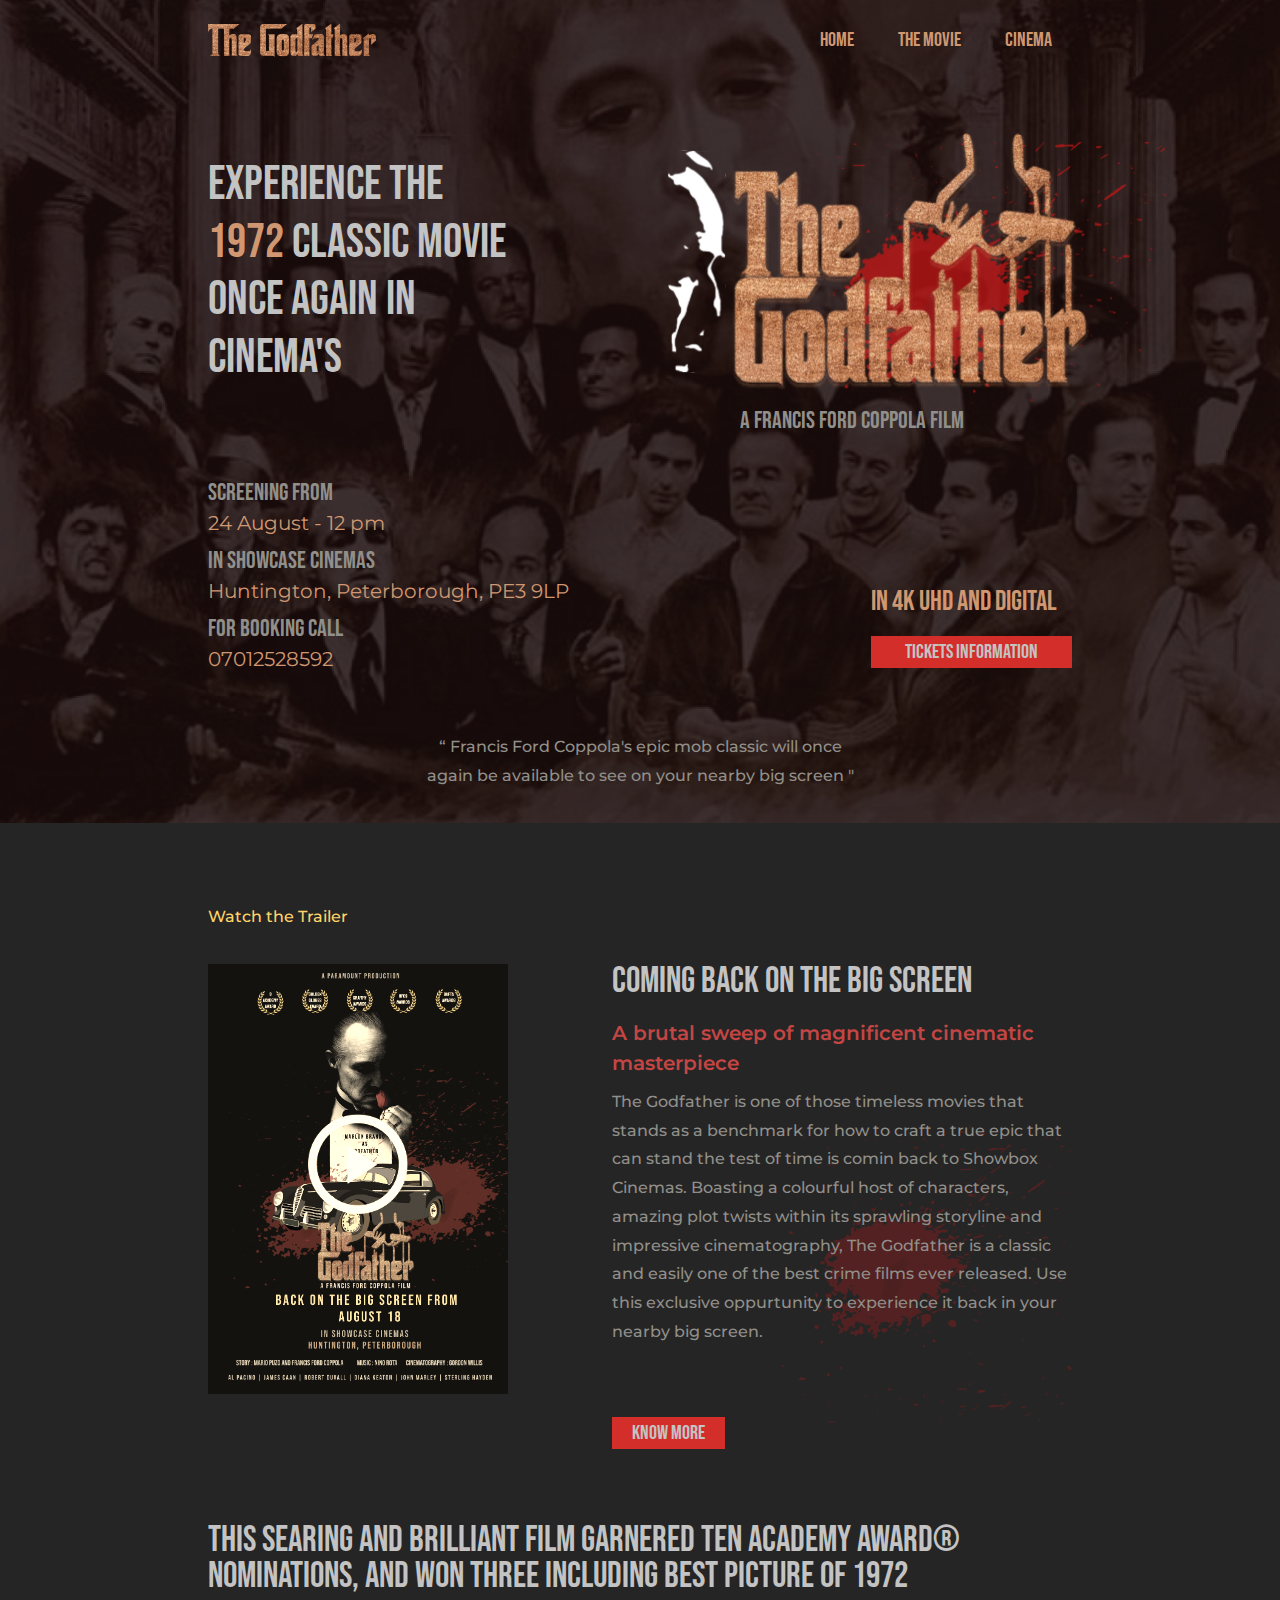
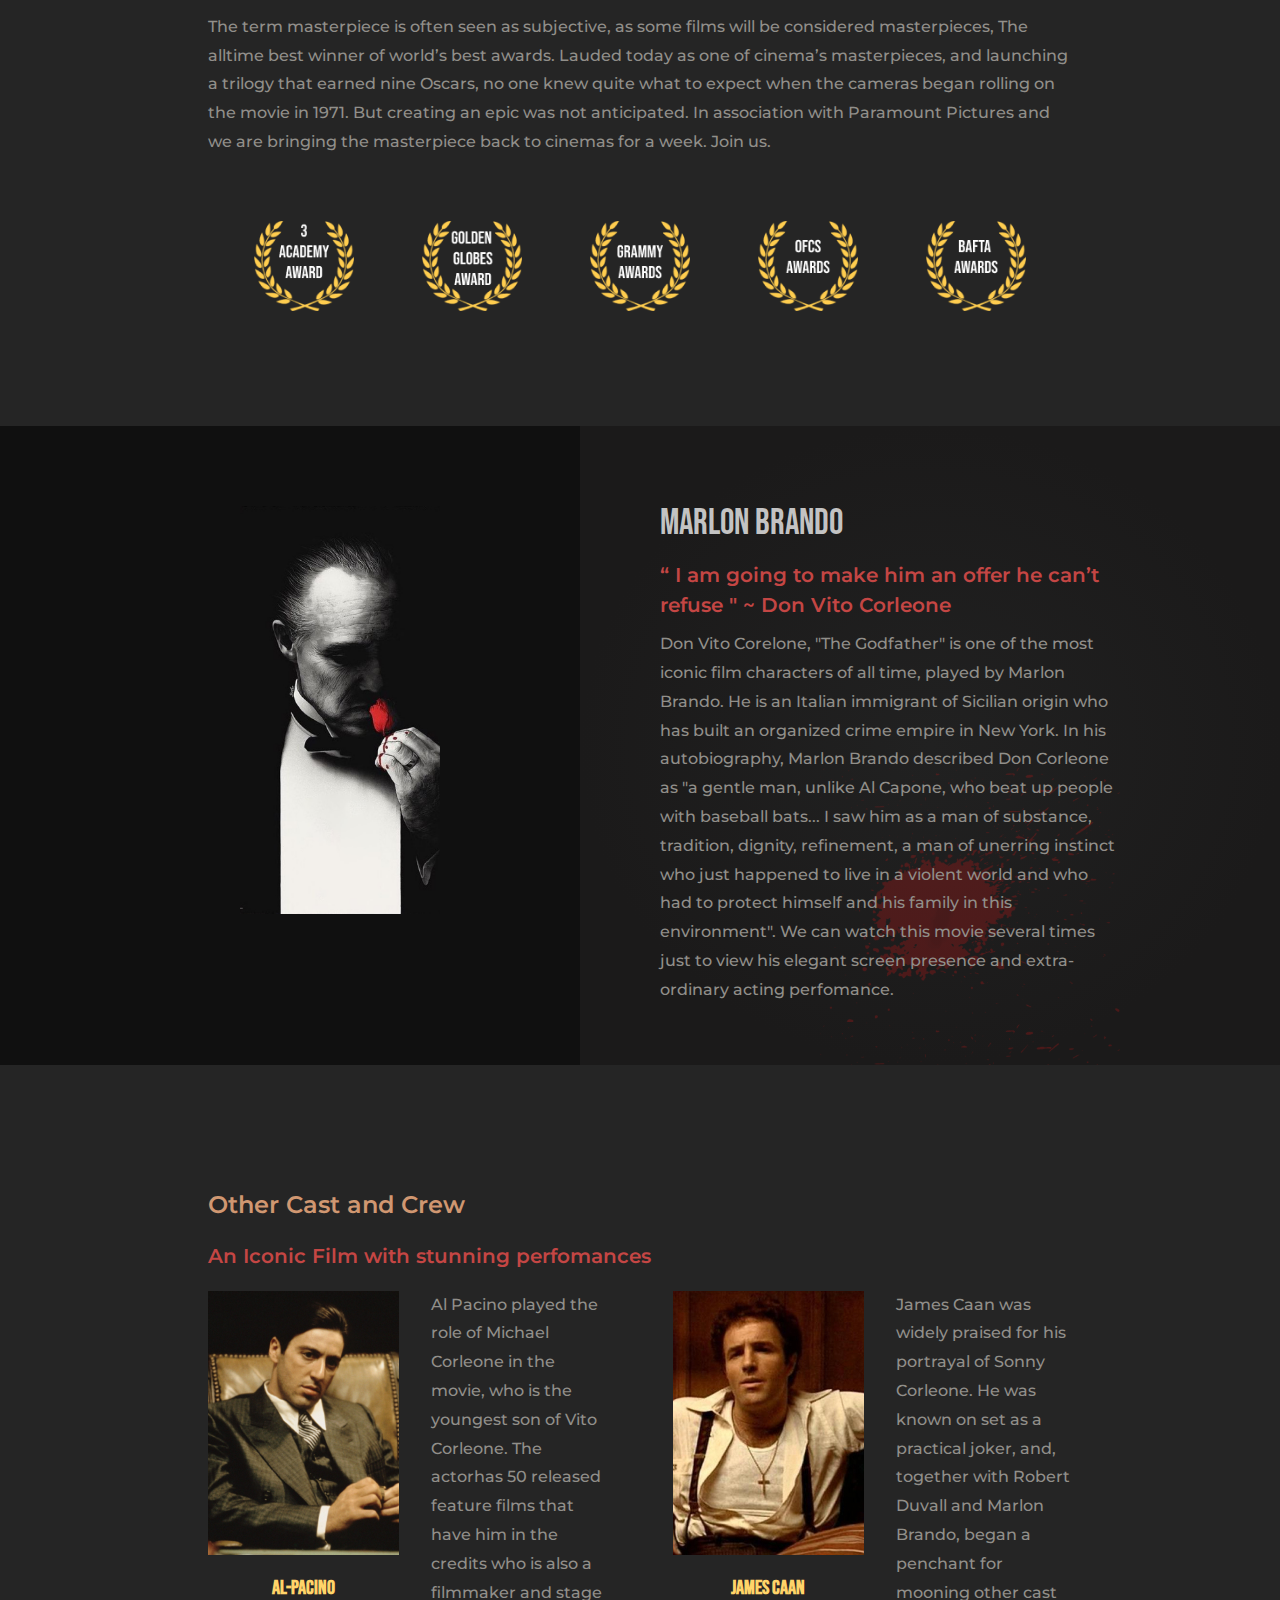
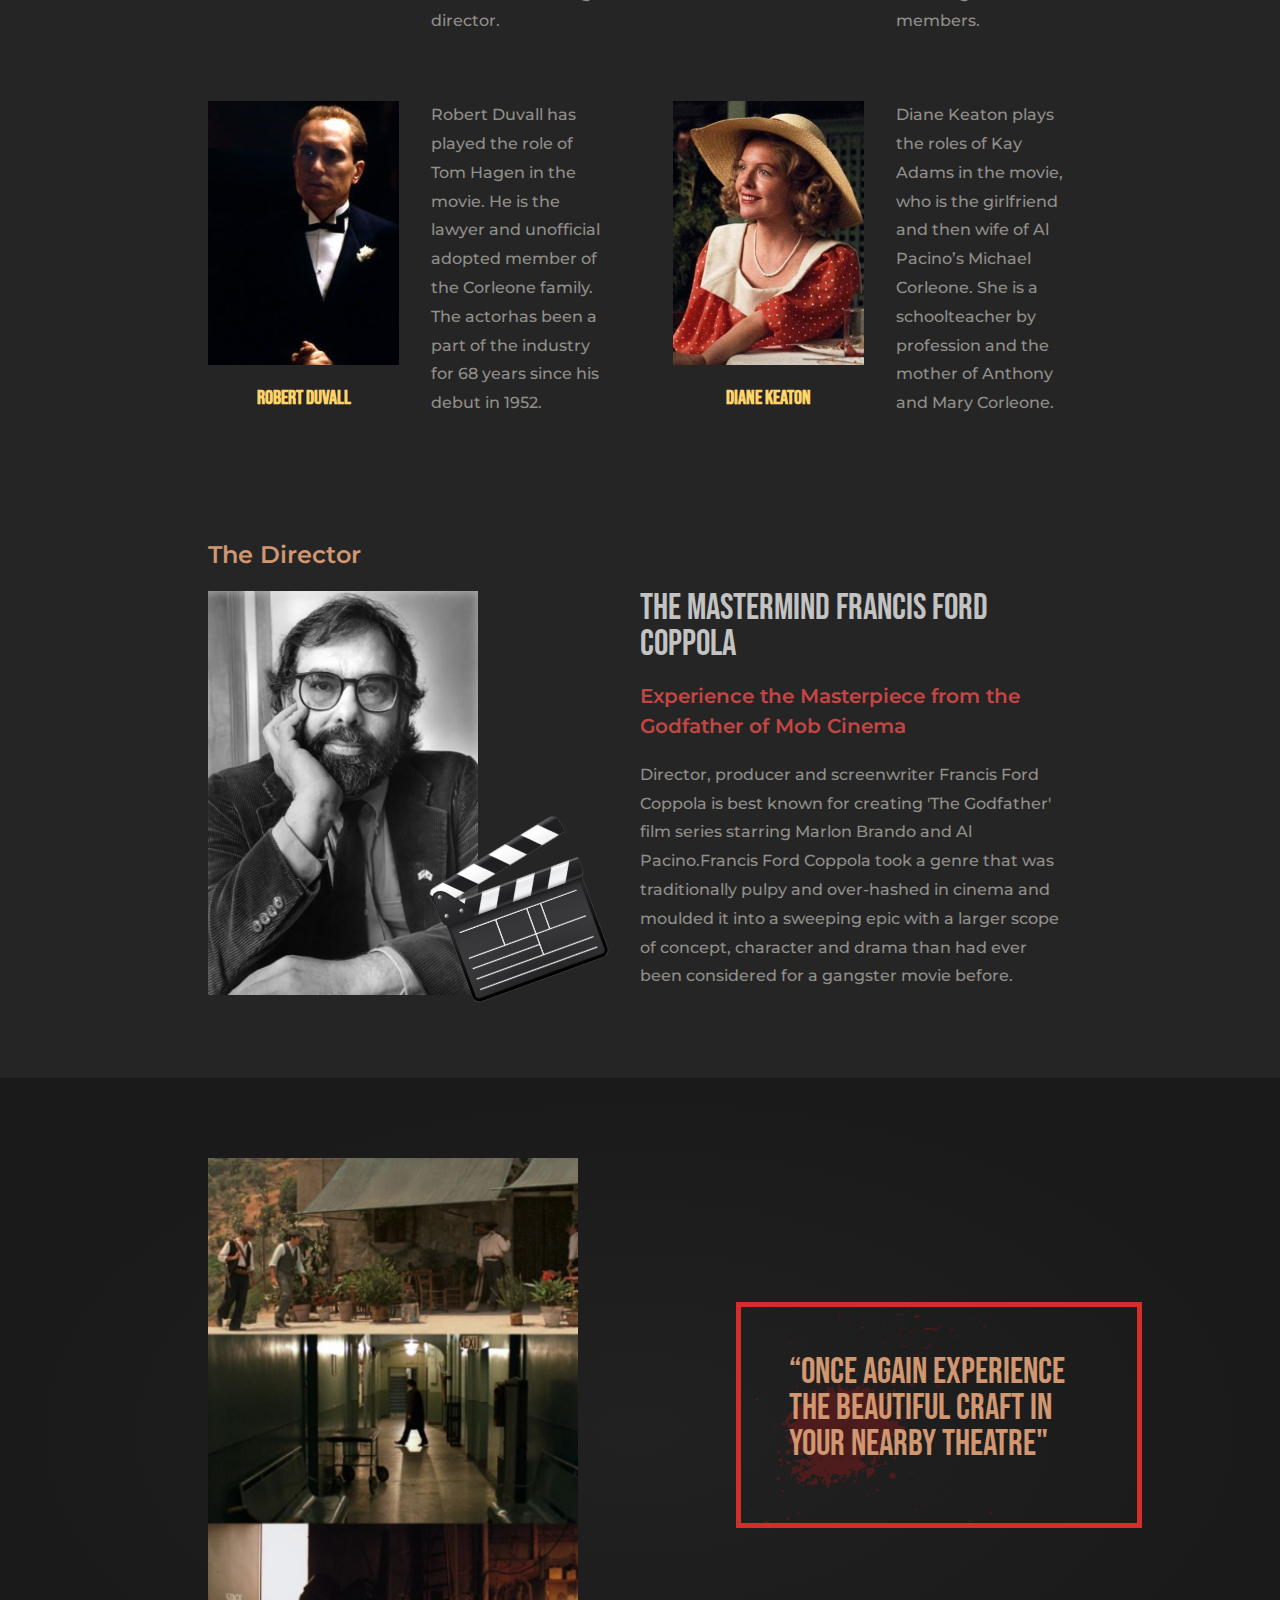
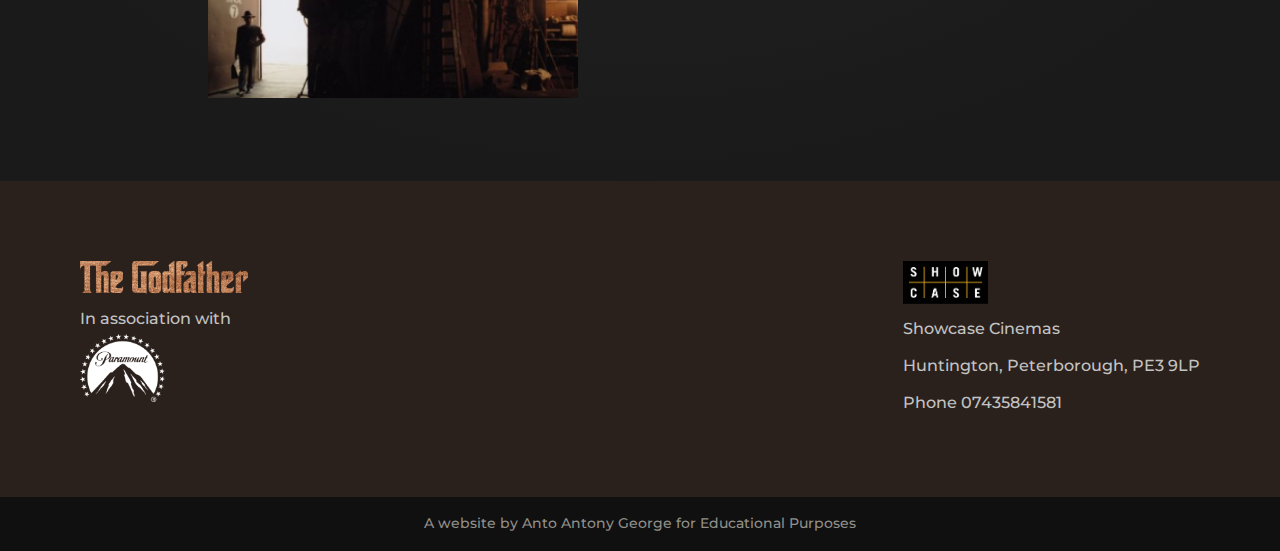
<file: index.html>
<!DOCTYPE html>
<html lang="en">

<head>
    <!-- head section of the website -->
    <title>Home | Godfather movie promotional website</title>
    <meta name="description" content="Godfather movie promotional website">
    <meta charset="utf-8" />
    <link rel="icon" type="image/png" href="./images/status-logo-godfather.png">
    <link rel="stylesheet" href="./style.css" />
    <link rel="preconnect" href="https://fonts.googleapis.com" />
    <link rel="preconnect" href="https://fonts.gstatic.com" crossorigin />
    <link href="https://fonts.googleapis.com/css2?family=Montserrat:wght@400;500;600&family=Bebas+Neue&family=Merriweather:wght@400;700&family=Nunito+Sans&family=Oxygen&family=Roboto+Condensed&family=Source+Sans+Pro&family=Squada+One&family=Staatliches&display=swap"
        rel="stylesheet">
    <!-- For mobile devices styling-->
    <meta name="viewport" content="width=device-width, initial-scale=1">

</head>

<body>
    <header>
        <div class="hero-background-wrapper">
            <div class="hero-wrapper">
                <!-- Website navigation menu -->
                <nav aria-label="website-navigation">
                    <a href="./index.html" title="godfather-title-logo" aria-label="godfather-title-logo link">
                        <img src="./images/godfather-nav-logo.png" alt="goftather title logo">
                    </a>
                    <ul>
                        <li>
                            <a href="./index.html" aria-label="godfather Homepage"> Home</a>
                        </li>
                        <li>
                            <a href="./movie.html" aria-label="godfather about movie page">The Movie</a>
                        </li>
                        <li>
                            <a href="./tickets.html" aria-label="godfather Cinema page">Cinema</a>
                        </li>
                    </ul>
                </nav>

                <!-- Title area design and contents -->
                <div class="hero-area-title">
                    <h1>
                        Experience the <span>1972</span> classic movie once again in Cinema's
                    </h1>
                    <figure>
                        <img src="./images/hero-gf-logo.svg" alt="hero-godafther-logo" width="500">
                        <figcaption>
                            A Francis Ford Coppola Film

                        </figcaption>
                    </figure>
                </div>
                <div class="hero-area-content">
                    <dl class="hero-info h-event">
                        <dt class="p-name">Screening from</dt>
                        <dd>24 August - 12 pm</dd>
                        <dt>In Showcase Cinemas</dt>
                        <dd class="h-card"> <span class="p-street-address">Huntington, </span>
                            <span class="p-locality">Peterborough, </span> <span class="p-postal-code">PE3 9LP</span>
                        </dd>
                        <dt>For booking Call</dt>
                        <dd class="p-tel">07012528592</dd>
                    </dl>
                    <div class="screening-type">
                        <p>
                            In 4k UHD and Digital
                        </p>
                        <a href="./tickets.html" aria-label="tickets information link"> Tickets Information</a>
                    </div>
                </div>
                <p>
                    “ Francis Ford Coppola's epic mob classic will once again be available to see on your nearby big screen "
                </p>
            </div>
        </div>
    </header>

    <!-- Movie details section o n homepage -->
    <div class="movie-section-wrapper">
        <p>
            Watch the Trailer
        </p>
        <div class="about-wrapper">
            <div class="trailer-image">
                <a href="https://www.youtube.com/watch?v=UaVTIH8mujA" aria-label="godfather trailer link">
                    <img src="./images/play-button.png" alt="play button" width="100">
                </a>
            </div>
            <div class="about-content">
                <h2>
                    Coming back on the big screen
                </h2>
                <h3>
                    A brutal sweep of magnificent cinematic masterpiece
                </h3>
                <p>
                    The Godfather is one of those timeless movies that stands as a benchmark for how to craft a true epic that can stand the test of time is comin back to Showbox Cinemas. Boasting a colourful host of characters, amazing plot twists within its sprawling storyline
                    and impressive cinematography, The Godfather is a classic and easily one of the best crime films ever released. Use this exclusive oppurtunity to experience it back in your nearby big screen.
                </p>
                <div class="blood-bg-faded"></div>
                <a href=""> Know more</a>
            </div>
        </div>
        <h2>
            this searing and brilliant film garnered ten Academy Award® nominations, and won three including Best Picture of 1972
        </h2>
        <p>
            The term masterpiece is often seen as subjective, as some films will be considered masterpieces, The alltime best winner of world’s best awards. Lauded today as one of cinema’s masterpieces, and launching a trilogy that earned nine Oscars, no one knew
            quite what to expect when the cameras began rolling on the movie in 1971. But creating an epic was not anticipated. In association with Paramount Pictures and we are bringing the masterpiece back to cinemas for a week. Join us.
        </p>
        <!-- Design of various awardsthe movie got -->
        <div class="awards">
            <img src="./images/awards/awards(1).png" alt=" awards-logo">
            <img src="./images/awards/awards(2).png" alt=" awards-logo">
            <img src="./images/awards/awards(3).png" alt=" awards-logo">
            <img src="./images/awards/awards(4).png" alt=" awards-logo">
            <img src="./images/awards/awards(5).png" alt=" awards-logo">
        </div>
    </div>
    <div class="title-actor">
        <div class="title-actor-image">
            <img src="./images/godfather-rose.png" alt="marlon-brando-image" width="200">
        </div>
        <div class="title-actor-content">
            <h2>
                Marlon Brando
            </h2>
            <h3>
                “ I am going to make him an offer he can’t refuse " ~ Don Vito Corleone
            </h3>
            <p>
                Don Vito Corelone, "The Godfather" is one of the most iconic film characters of all time, played by Marlon Brando. He is an Italian immigrant of Sicilian origin who has built an organized crime empire in New York. In his autobiography, Marlon Brando described
                Don Corleone as "a gentle man, unlike Al Capone, who beat up people with baseball bats... I saw him as a man of substance, tradition, dignity, refinement, a man of unerring instinct who just happened to live in a violent world and who
                had to protect himself and his family in this environment". We can watch this movie several times just to view his elegant screen presence and extra-ordinary acting perfomance.
            </p>
            <div class="blood-bg-faded"></div>
        </div>
    </div>
    <!-- casta and crew area -->
    <div class="cast-and-crew-wrapper">
        <h4>
            Other Cast and Crew
        </h4>
        <h3>
            An Iconic Film with stunning perfomances
        </h3>
        <div class="other-cast">
            <div class="cast-wrap">
                <figure>
                    <img src="./images/crew/Al-pacino.jpg" alt="Al-pacino image">
                    <figcaption>
                        Al-pacino
                    </figcaption>
                </figure>
                <p>
                    Al Pacino played the role of Michael Corleone in the movie, who is the youngest son of Vito Corleone. The actorhas 50 released feature films that have him in the credits who is also a filmmaker and stage director.
                </p>
            </div>
            <div class="cast-wrap">
                <figure>
                    <img src="./images/crew/James-Caan.jpg" alt="James Caan image">
                    <figcaption>
                        James Caan
                    </figcaption>
                </figure>
                <p>
                    James Caan was widely praised for his portrayal of Sonny Corleone. He was known on set as a practical joker, and, together with Robert Duvall and Marlon Brando, began a penchant for mooning other cast members.
                </p>
            </div>
            <div class="cast-wrap">
                <figure>
                    <img src="./images/crew/Robert-Duvall.jpg" alt="Robert Duvall image">
                    <figcaption>
                        Robert Duvall
                    </figcaption>
                </figure>
                <p>
                    Robert Duvall has played the role of Tom Hagen in the movie. He is the lawyer and unofficial adopted member of the Corleone family. The actorhas been a part of the industry for 68 years since his debut in 1952.
                </p>
            </div>
            <div class="cast-wrap">
                <figure>
                    <img src="./images/crew/Diane-Keaton.jpg" alt="Diane Keaton image">
                    <figcaption>
                        Diane Keaton
                    </figcaption>
                </figure>
                <p>
                    Diane Keaton plays the roles of Kay Adams in the movie, who is the girlfriend and then wife of Al Pacino’s Michael Corleone. She is a schoolteacher by profession and the mother of Anthony and Mary Corleone.
                </p>
            </div>
        </div>
        <!-- Director francis ford coppola contents -->
        <h4>
            The Director
        </h4>
        <div class="director-wrap">
            <figure>
                <img src="./images/crew/director-coppola.jpg" alt="director-coppola image" width="270">
                <img src="./images/director-logo.png" alt="director-logo image" width="200">
            </figure>
            <div class="director-content">
                <h2>
                    <span>The mastermind </span>Francis Ford Coppola
                </h2>
                <h3>
                    Experience the Masterpiece from the <span>Godfather</span> of Mob Cinema
                </h3>
                <p>
                    Director, producer and screenwriter Francis Ford Coppola is best known for creating 'The Godfather' film series starring Marlon Brando and Al Pacino.Francis Ford Coppola took a genre that was traditionally pulpy and over-hashed in cinema and moulded it
                    into a sweeping epic with a larger scope of concept, character and drama than had ever been considered for a gangster movie before.
                </p>
            </div>
        </div>
    </div>
    <div class="cinematography-wrap">
        <figure>
            <img src="./images/cinematography.jpg" alt="cinematography image" width="370">
        </figure>

        <div class="text-and-rectangle">
            <div class="blood-bg-faded"></div>
            <h2>
                “Once again Experience THE beautiful craft in your nearby Theatre"
            </h2>
        </div>
    </div>

    <!-- footer of the page -->
    <footer>
        <div class="footer-wrapper">

            <div class="godfather-logo-left">
                <a href="./index.html" title="godfather-title-logo" aria-label="godfather-title-logo link">

                    <img src="./images/godfather-nav-logo.png" alt="goftather title logos">
                </a>
                <p>
                    In association with
                </p>
                <a href="./index.html" aria-label="paramount-logo link">

                    <img src="./images/paramount.png" alt="paramount logo" width="85">
                </a>
            </div>

            <div class="cinema-address">
                <a href="./index.html" aria-label="showcase-logo link">

                    <img src="./images/Showcase_logo.png" alt="showcase logo" width="85">
                </a>
                <P>Showcase Cinemas</p>
                <p class="address h-card"> <span class="p-street-address">Huntington, </span>
                    <span class="p-locality">Peterborough, </span> <span class="p-postal-code">PE3 9LP</span>
                </p>
                <p> Phone <span class="p-tel"> 07435841581</span></p>

            </div>
        </div>
        <div class="copyright">
            <p>
                A website by Anto Antony George for Educational Purposes
            </p>
        </div>
    </footer>

</body>

</html>
</file>
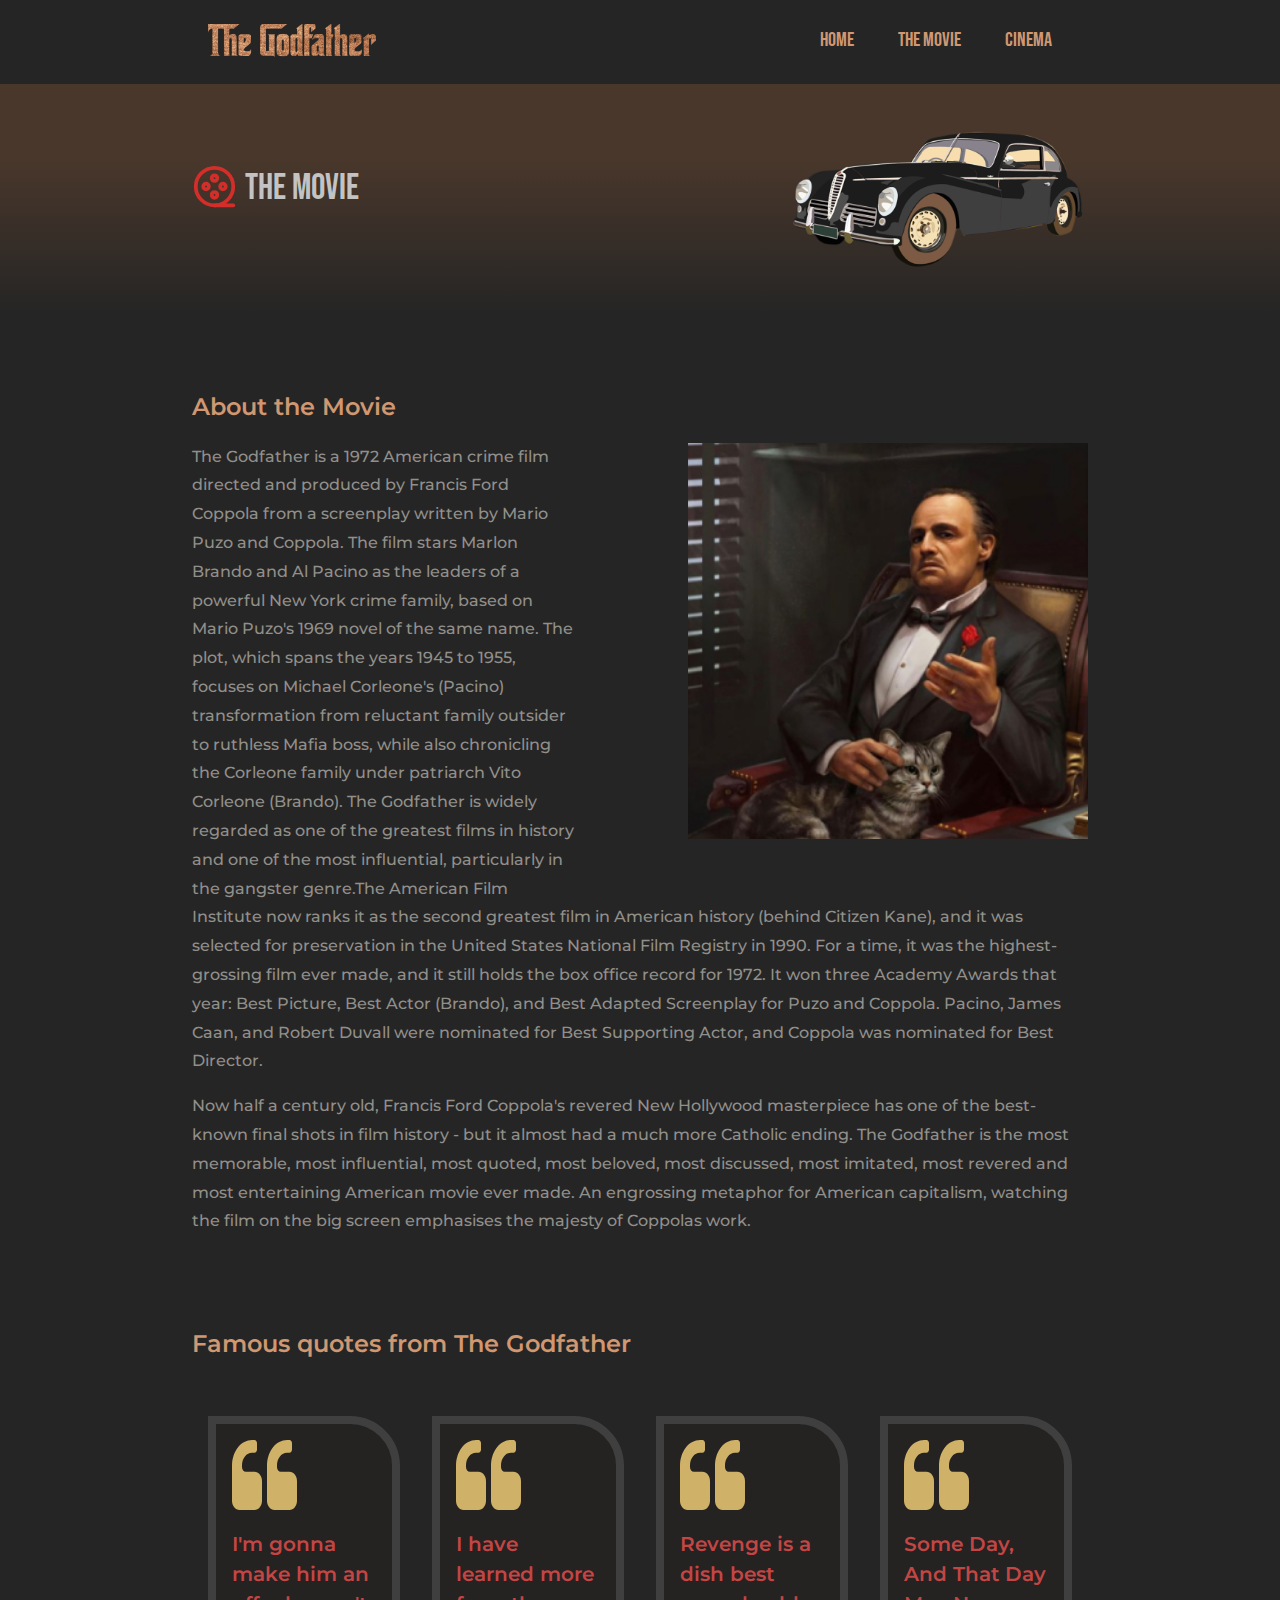
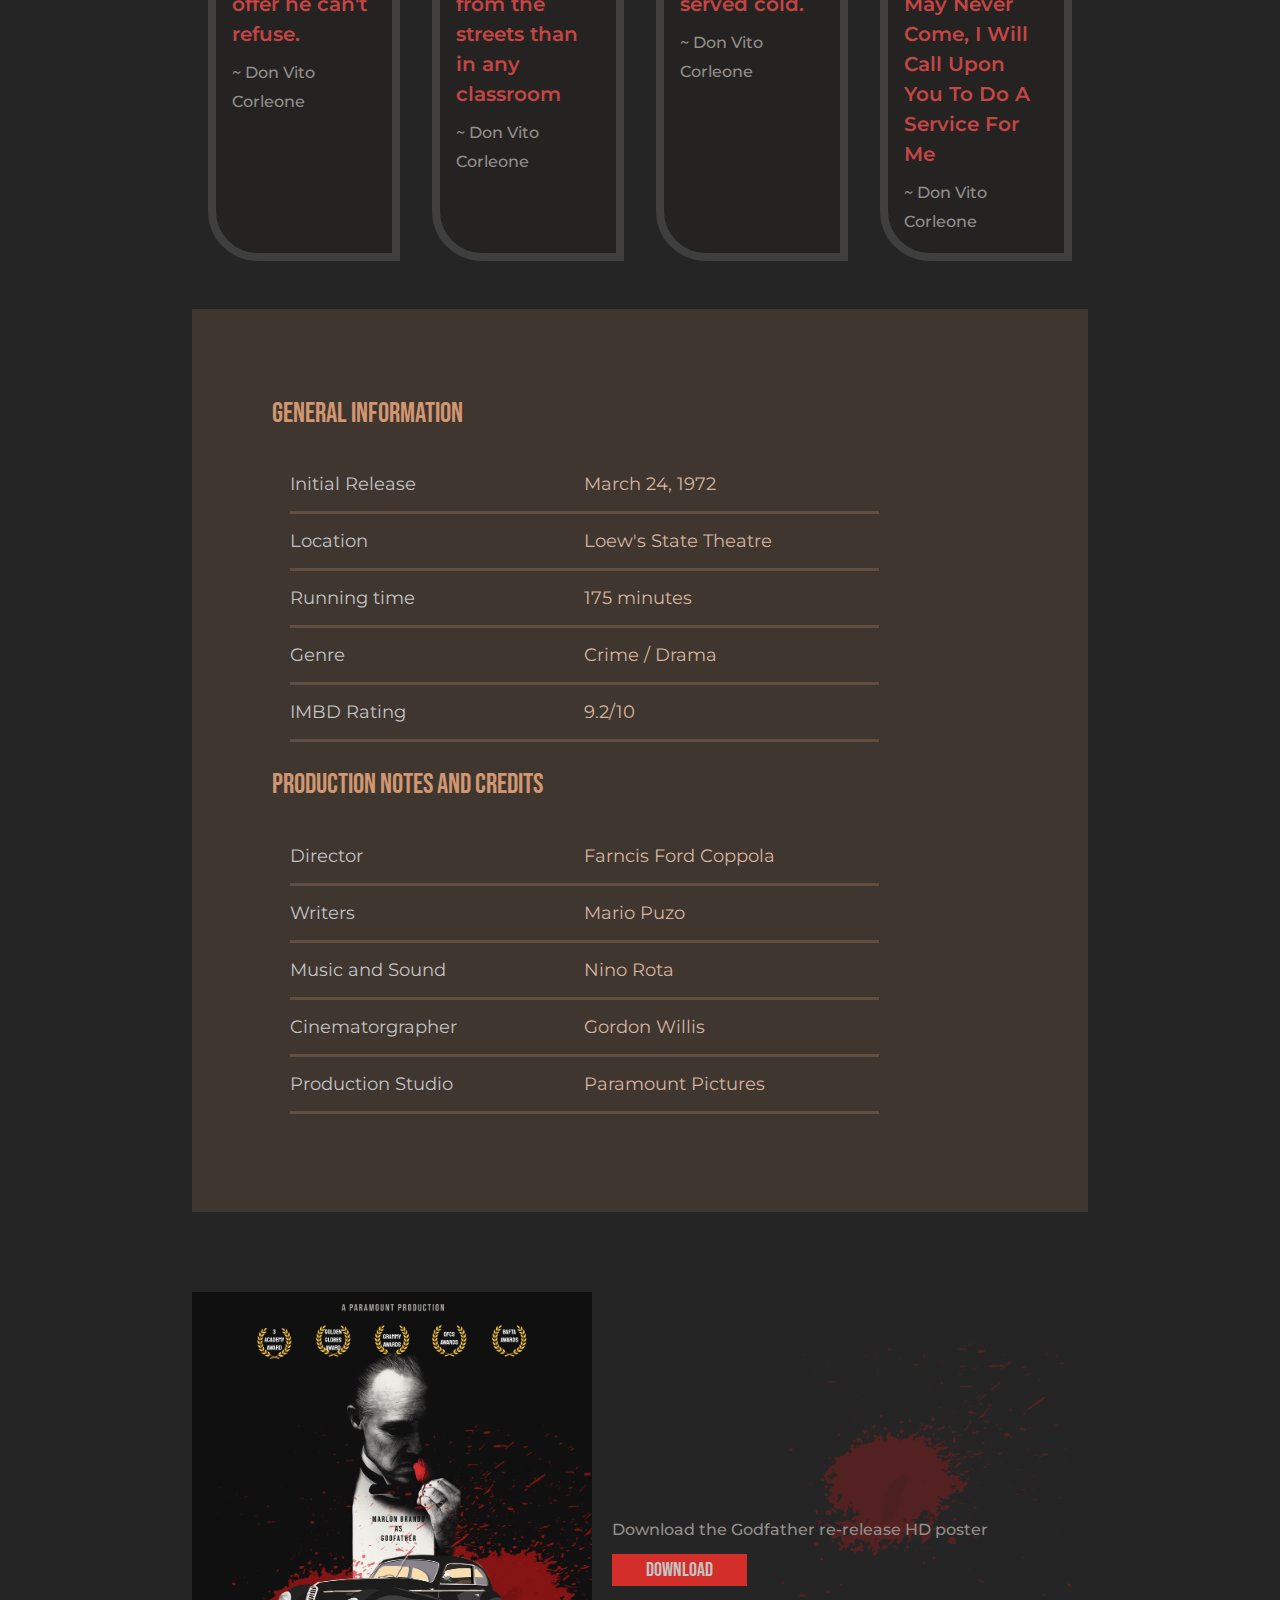
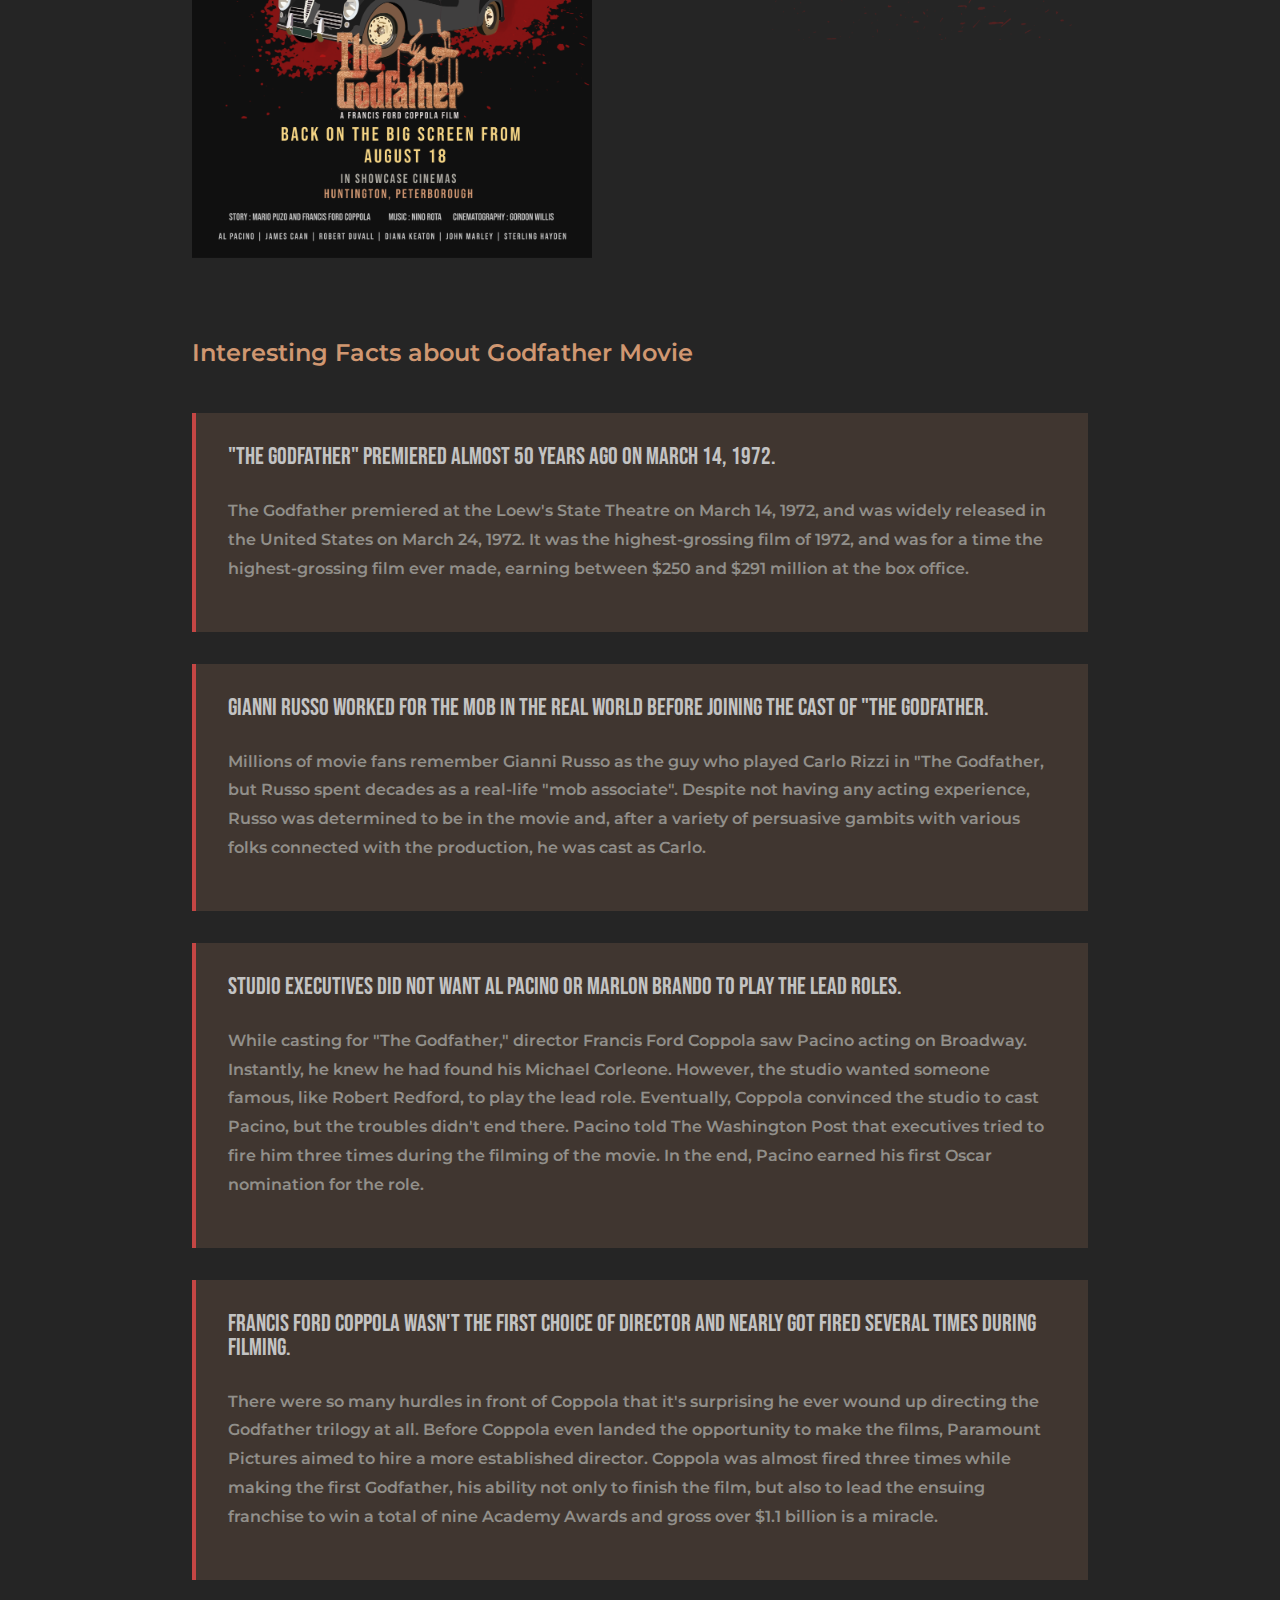
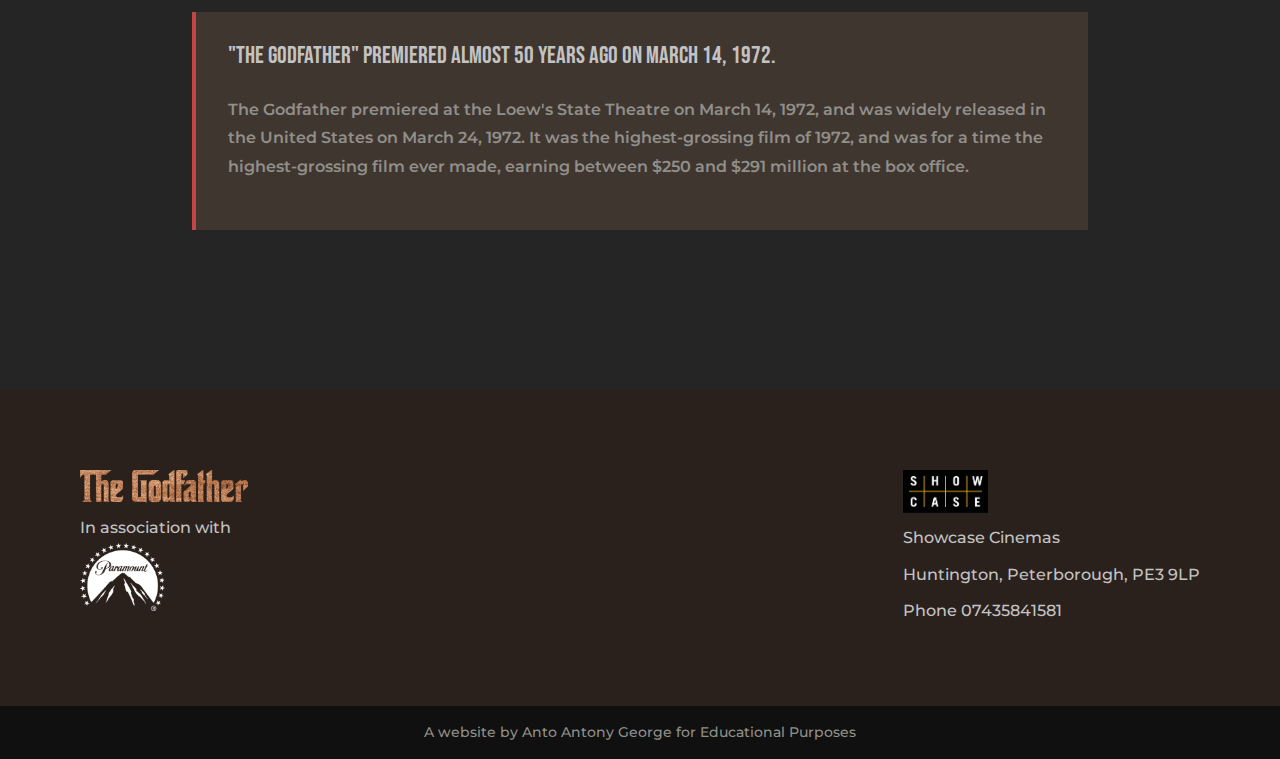
<file: movie.html>
<!DOCTYPE html>
<html lang="en">

<head>
    <!-- head section of the website -->
    <title>About Movie | Godfather movie promotional website</title>
    <meta name="description" content="More details about the movie godfather including synopis, review, re relase poster etc. Godfather movie promotional website">
    <meta charset="utf-8" />
    <link rel="icon" type="image/png" href="./images/status-logo-godfather.png">
    <link rel="stylesheet" href="./style.css" />
    <link rel="preconnect" href="https://fonts.googleapis.com" />
    <link rel="preconnect" href="https://fonts.gstatic.com" crossorigin />
    <link href="https://fonts.googleapis.com/css2?family=Montserrat:wght@400;500;600&family=Bebas+Neue&family=Merriweather:wght@400;700&family=Nunito+Sans&family=Oxygen&family=Roboto+Condensed&family=Source+Sans+Pro&family=Squada+One&family=Staatliches&display=swap"
        rel="stylesheet">
    <!-- For mobile devices styling-->
    <meta name="viewport" content="width=device-width, initial-scale=1">
</head>

<body>
    <header>
        <div class="hero-wrapper">
            <!-- navigation of website -->
            <nav aria-label="website-navigation">
                <a href="./index.html" title="godfather-title-logo" aria-label="godfather-title-logo link">
                    <img src="./images/godfather-nav-logo.png" alt="goftather title logos">
                </a>
                <ul>
                    <li>
                        <a href="./index.html" aria-label="godfather Homepage"> Home</a>
                    </li>
                    <li>
                        <a href="./movie.html" aria-label="godfather about movie page">The Movie</a>
                    </li>
                    <li>
                        <a href="./tickets.html" aria-label="godfather Cinema page">Cinema</a>
                    </li>
                </ul>
            </nav>
        </div>
        <div class="second-hero">
            <div class="title-name-wrapper">
                <img src="./images/icon-movie.svg" alt="movie-icon" width="45" height="45">
                <h2>
                    The Movie
                </h2>

            </div>
            <img src="./images/godfather-car.png" alt="godfather-illustration" width="300">

        </div>
    </header>
    <!-- about the godfather -->
    <div class="content-wrapper">
        <div class="movie-synopsis">
            <h4>About the Movie</h4>
            <img src="./images/corleone.jpg" alt="godfather-illustration-brando">
            <p>
                The Godfather is a 1972 American crime film directed and produced by Francis Ford Coppola from a screenplay written by Mario Puzo and Coppola. The film stars Marlon Brando and Al Pacino as the leaders of a powerful New York crime family, based on Mario
                Puzo's 1969 novel of the same name. The plot, which spans the years 1945 to 1955, focuses on Michael Corleone's (Pacino) transformation from reluctant family outsider to ruthless Mafia boss, while also chronicling the Corleone family under
                patriarch Vito Corleone (Brando). The Godfather is widely regarded as one of the greatest films in history and one of the most influential, particularly in the gangster genre.The American Film Institute now ranks it as the second greatest
                film in American history (behind Citizen Kane), and it was selected for preservation in the United States National Film Registry in 1990. For a time, it was the highest-grossing film ever made, and it still holds the box office record
                for 1972. It won three Academy Awards that year: Best Picture, Best Actor (Brando), and Best Adapted Screenplay for Puzo and Coppola. Pacino, James Caan, and Robert Duvall were nominated for Best Supporting Actor, and Coppola was nominated
                for Best Director.
            </p>
            <p>
                Now half a century old, Francis Ford Coppola's revered New Hollywood masterpiece has one of the best-known final shots in film history - but it almost had a much more Catholic ending. The Godfather is the most memorable, most influential, most quoted,
                most beloved, most discussed, most imitated, most revered and most entertaining American movie ever made. An engrossing metaphor for American capitalism, watching the film on the big screen emphasises the majesty of Coppolas work.
            </p>
        </div>
        <!-- quotes from movie -->
        <h4>
            Famous quotes from The Godfather
        </h4>
        <div class="quotes">
            <div class="frame">
                <img src="./images/fa_quote-left.svg" alt="left qoute icon">
                <h3>
                    I'm gonna make him an offer he can't refuse.
                </h3>
                <p>
                    ~ Don Vito Corleone
                </p>
            </div>
            <div class="frame">
                <img src="./images/fa_quote-left.svg" alt="left qoute icon">
                <h3>
                    I have learned more from the streets than in any classroom
                </h3>
                <p>
                    ~ Don Vito Corleone
                </p>
            </div>
            <div class="frame">
                <img src="./images/fa_quote-left.svg" alt="left qoute icon">
                <h3>
                    Revenge is a dish best served cold.
                </h3>
                <p>
                    ~ Don Vito Corleone
                </p>
            </div>
            <div class="frame">
                <img src="./images/fa_quote-left.svg" alt="left qoute icon">
                <h3>
                    Some Day, And That Day May Never Come, I Will Call Upon You To Do A Service For Me
                </h3>
                <p>
                    ~ Don Vito Corleone
                </p>
            </div>
        </div>

        <!-- movie information table -->
        <div class="movie-table-wrapper">
            <p>General Information</p>
            <table class="information-table">
                <tbody>
                    <tr>
                        <th> Initial Release</th>
                        <td>March 24, 1972</td>
                    </tr>
                    <tr>
                        <th> Location</th>
                        <td>Loew's State Theatre</td>
                    </tr>
                    <tr>
                        <th> Running time</th>
                        <td>175 minutes</td>
                    </tr>
                    <tr>
                        <th> Genre</th>
                        <td>Crime / Drama</td>
                    </tr>
                    <tr>
                        <th> IMBD Rating</th>
                        <td> 9.2/10</td>
                    </tr>
                </tbody>
            </table>
            <p>
                Production notes and credits
            </p>
            <table class="information-table">
                <tbody>
                    <tr>
                        <th>Director</th>
                        <td>Farncis Ford Coppola</td>
                    </tr>
                    <tr>
                        <th> Writers</th>
                        <td> Mario Puzo</td>
                    </tr>
                    <tr>
                        <th> Music and Sound</th>
                        <td> Nino Rota</td>
                    </tr>
                    <tr>
                        <th> Cinematorgrapher</th>
                        <td> Gordon Willis</td>
                    </tr>
                    <tr>
                        <th> Production Studio</th>
                        <td>Paramount Pictures</td>
                    </tr>
                </tbody>
            </table>

        </div>
        <!-- movie poster download -->
        <div class="poster-download">
            <figure>
                <img src="./images/godfather-poster.png" alt="godfather-poster" width="400">
            </figure>
            <div class="download">
                <p>
                    Download the Godfather re-release HD poster
                </p>
                <a href="./images/godfather-poster.png" download="./images/godfather-poster.png" aria-label="poster-download-button"> Download</a>
                <div class="blood-bg-faded"></div>
            </div>
        </div>
        <!-- movie facts -->
        <section class="movie-facts">
            <h4>
                Interesting Facts about Godfather Movie
            </h4>
            <div class="fact-card">
                <h5>
                    "The Godfather" premiered almost 50 years ago on March 14, 1972.
                </h5>
                <p>
                    The Godfather premiered at the Loew's State Theatre on March 14, 1972, and was widely released in the United States on March 24, 1972. It was the highest-grossing film of 1972, and was for a time the highest-grossing film ever made, earning between $250
                    and $291 million at the box office.
                </p>
            </div>
            <div class="fact-card">
                <h5>
                    Gianni Russo worked for the mob in the real world before joining the cast of "The Godfather.
                </h5>
                <p>
                    Millions of movie fans remember Gianni Russo as the guy who played Carlo Rizzi in "The Godfather, but Russo spent decades as a real-life "mob associate". Despite not having any acting experience, Russo was determined to be in the movie and, after a variety
                    of persuasive gambits with various folks connected with the production, he was cast as Carlo.
                </p>
            </div>
            <div class="fact-card">
                <h5>
                    Studio executives did not want Al Pacino or Marlon Brando to play the lead roles.
                </h5>
                <p>
                    While casting for "The Godfather," director Francis Ford Coppola saw Pacino acting on Broadway. Instantly, he knew he had found his Michael Corleone. However, the studio wanted someone famous, like Robert Redford, to play the lead role. Eventually, Coppola
                    convinced the studio to cast Pacino, but the troubles didn't end there. Pacino told The Washington Post that executives tried to fire him three times during the filming of the movie. In the end, Pacino earned his first Oscar nomination
                    for the role.
                </p>
            </div>
            <div class="fact-card">
                <h5>
                    Francis Ford Coppola wasn't the first choice of director and nearly got fired several times during filming.
                </h5>
                <p>
                    There were so many hurdles in front of Coppola that it's surprising he ever wound up directing the Godfather trilogy at all. Before Coppola even landed the opportunity to make the films, Paramount Pictures aimed to hire a more established director. Coppola
                    was almost fired three times while making the first Godfather, his ability not only to finish the film, but also to lead the ensuing franchise to win a total of nine Academy Awards and gross over $1.1 billion is a miracle.
                </p>
            </div>
            <div class="fact-card">
                <h5>
                    "The Godfather" premiered almost 50 years ago on March 14, 1972.
                </h5>
                <p>
                    The Godfather premiered at the Loew's State Theatre on March 14, 1972, and was widely released in the United States on March 24, 1972. It was the highest-grossing film of 1972, and was for a time the highest-grossing film ever made, earning between $250
                    and $291 million at the box office.
                </p>
            </div>
        </section>
    </div>

    <!-- footer of the page -->
    <footer>
        <div class="footer-wrapper">

            <div class="godfather-logo-left">
                <a href="./index.html" title="godfather-title-logo" aria-label="godfather-title-logo link">

                    <img src="./images/godfather-nav-logo.png" alt="goftather title logos">
                </a>
                <p>
                    In association with
                </p>
                <a href="./index.html" aria-label="paramount-logo link">

                    <img src="./images/paramount.png" alt="paramount logo" width="85">
                </a>
            </div>

            <div class="cinema-address">
                <a href="./index.html" aria-label="showcase-logo link">

                    <img src="./images/Showcase_logo.png" alt="showcase logo" width="85">
                </a>
                <P>Showcase Cinemas</p>
                <p class="address h-card"> <span class="p-street-address">Huntington, </span>
                    <span class="p-locality">Peterborough, </span> <span class="p-postal-code">PE3 9LP</span>
                </p>
                <p> Phone <span class="p-tel"> 07435841581</span></p>

            </div>
        </div>
        <div class="copyright">
            <p>
                A website by Anto Antony George for Educational Purposes
            </p>
        </div>
    </footer>
</body>

</html>
</file>
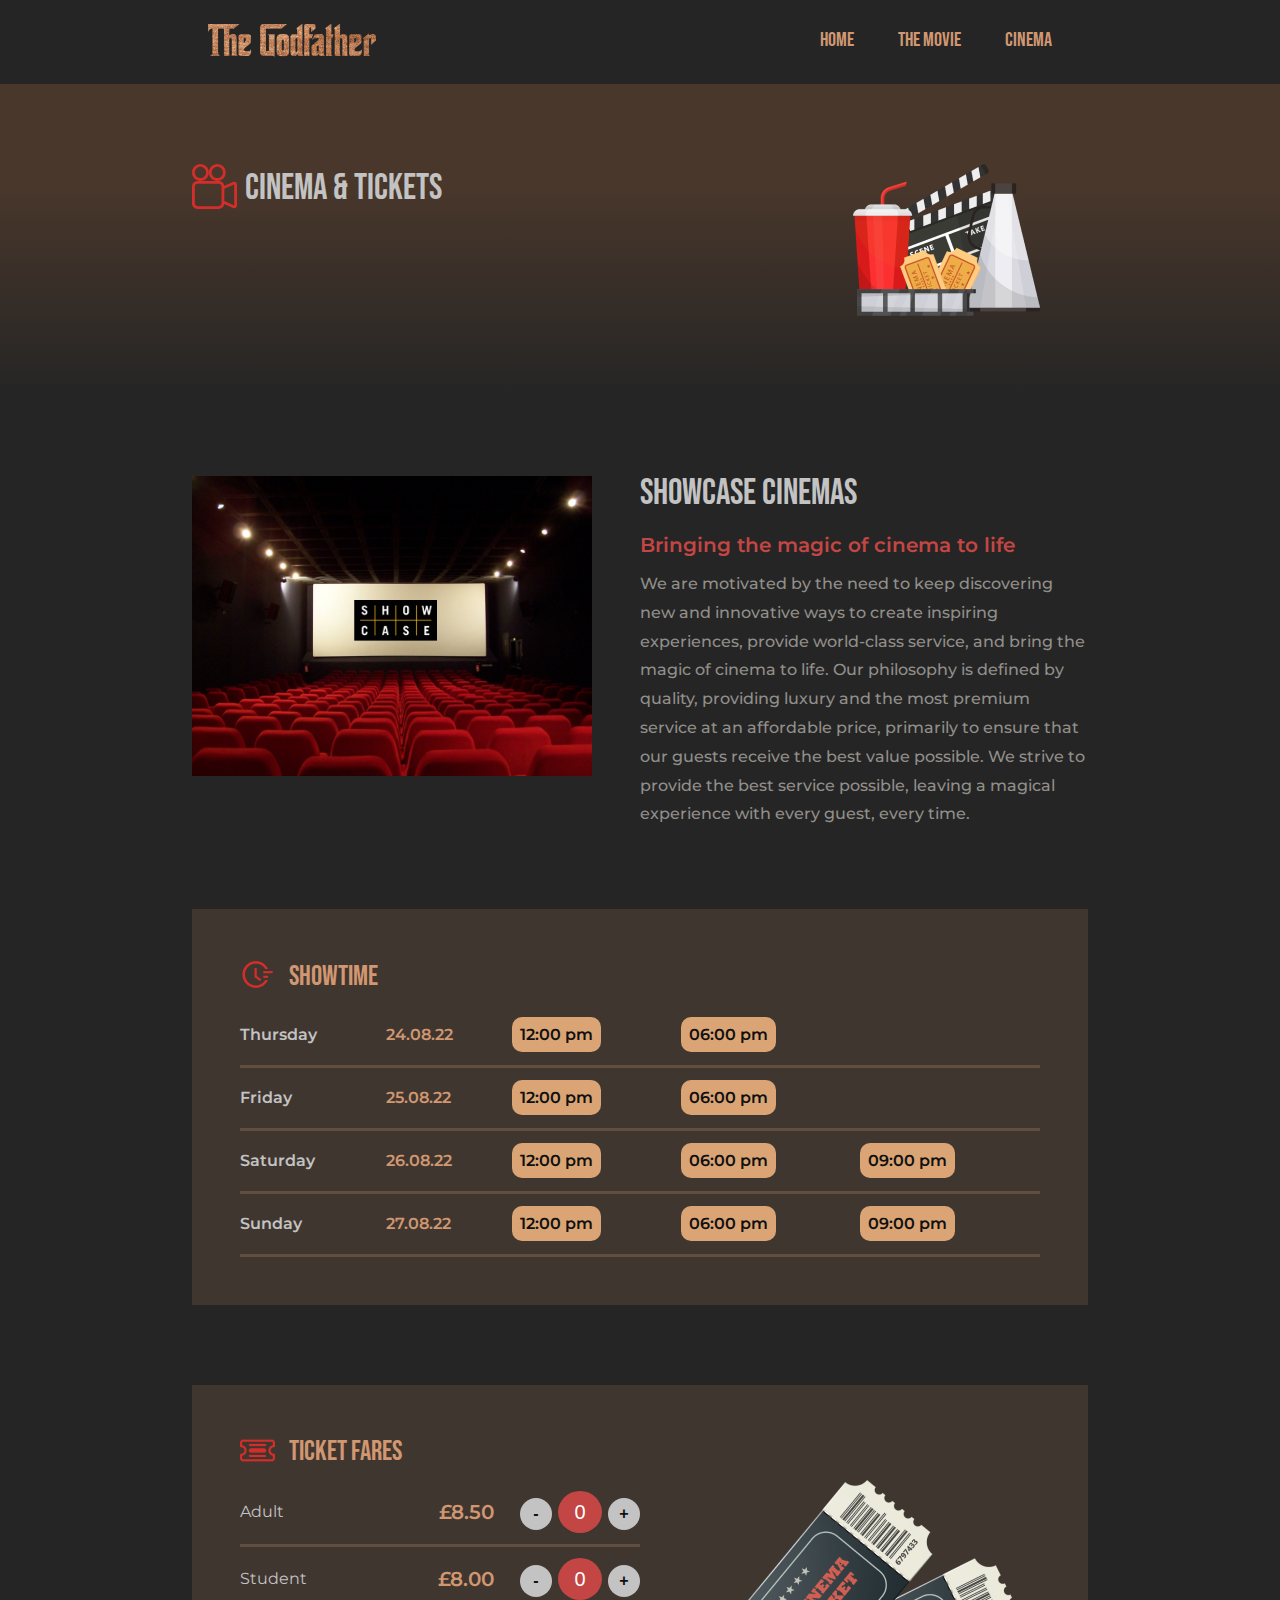
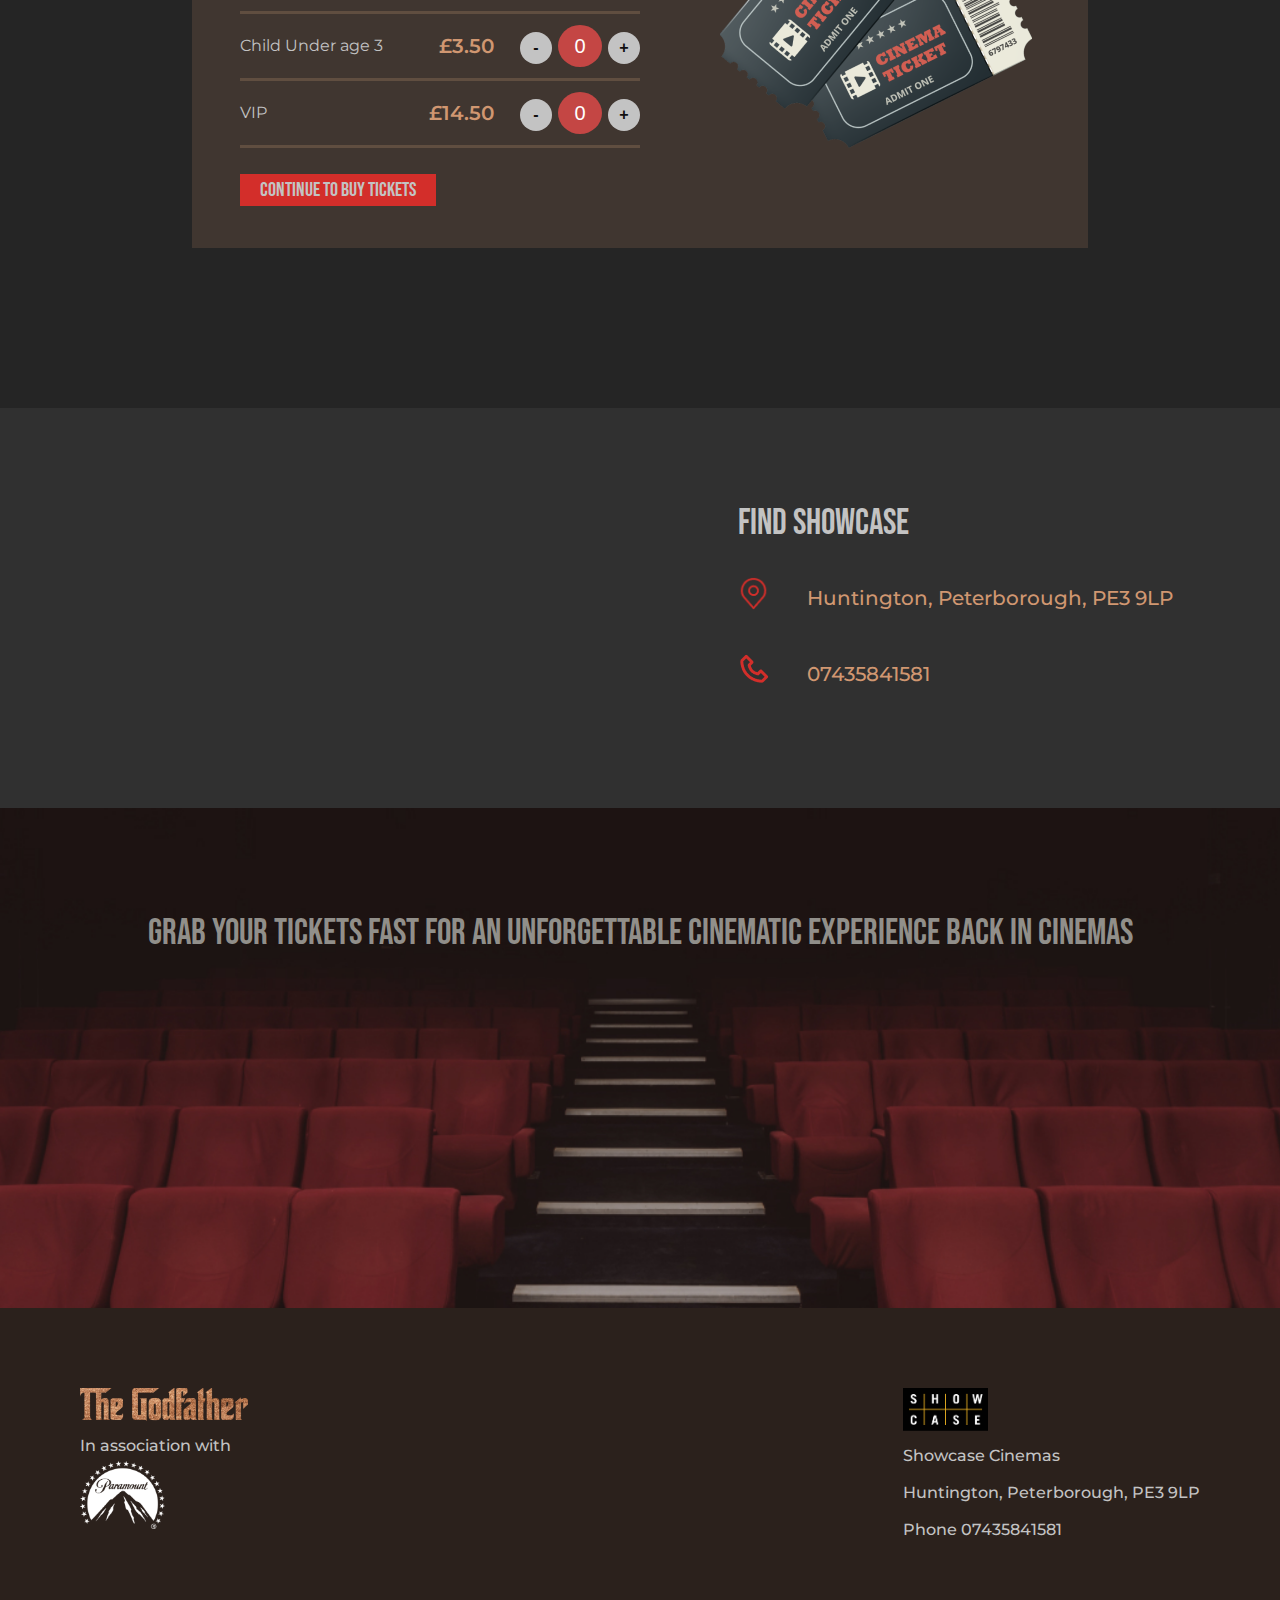
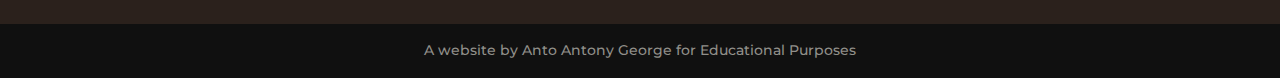
<file: tickets.html>
<!DOCTYPE html>
<html lang="en">

<head>
    <!-- head section of the website -->
    <title>About Movie | Godfather movie promotional website</title>
    <meta name="description" content="More details about the movie godfather including synopis, review, re relase poster etc. Godfather movie promotional website">
    <meta charset="utf-8" />
    <link rel="icon" type="image/png" href="./images/status-logo-godfather.png">
    <link rel="stylesheet" href="./style.css" />
    <link rel="preconnect" href="https://fonts.googleapis.com" />
    <link rel="preconnect" href="https://fonts.gstatic.com" crossorigin />
    <link href="https://fonts.googleapis.com/css2?family=Montserrat:wght@400;500;600&family=Bebas+Neue&family=Merriweather:wght@400;700&family=Nunito+Sans&family=Oxygen&family=Roboto+Condensed&family=Source+Sans+Pro&family=Squada+One&family=Staatliches&display=swap"
        rel="stylesheet">
    <!-- For mobile devices styling-->
    <meta name="viewport" content="width=device-width, initial-scale=1">
</head>

<body>
    <header>
        <div class="hero-wrapper">
            <!-- website navigation -->
            <nav aria-label="website-navigation">
                <a href="./index.html" title="godfather-title-logo" aria-label="godfather-title-logo link">
                    <img src="./images/godfather-nav-logo.png" alt="goftather title logos">
                </a>
                <ul>
                    <li>
                        <a href="./index.html" aria-label="godfather Homepage"> Home</a>
                    </li>
                    <li>
                        <a href="./movie.html" aria-label="godfather about movie page">The Movie</a>
                    </li>
                    <li>
                        <a href="./tickets.html" aria-label="godfather Cinema page">Cinema</a>
                    </li>
                </ul>
            </nav>
        </div>
        <div class="second-hero">
            <div class="title-name-wrapper">
                <img src="./images/icon-camera-reels.svg" alt="movie-icon" width="45" height="45">
                <h2>
                    Cinema & Tickets
                </h2>
            </div>
            <img src="./images/movie-kit.png" class="movie-kit-illustration" alt="movie-kit-illustration">
        </div>
    </header>
    <!-- about showcase cinema -->
    <div class="content-wrapper">
        <div class="showcase-cinema">
            <figure>
                <img src="./images/cinema-showcase.jpg" alt="showcase-cinema-image" width="400">
            </figure>
            <div class="showcase-cinema-content">
                <h2>
                    SHOWCASE CINEMAS
                </h2>
                <h3>
                    Bringing the magic of cinema to life
                </h3>
                <p>
                    We are motivated by the need to keep discovering new and innovative ways to create inspiring experiences, provide world-class service, and bring the magic of cinema to life. Our philosophy is defined by quality, providing luxury and the most premium service
                    at an affordable price, primarily to ensure that our guests receive the best value possible. We strive to provide the best service possible, leaving a magical experience with every guest, every time.
                </p>
            </div>
        </div>
        <!-- showtime and date -->
        <div class="showtime-wrapper">
            <div class="showtime">
                <img src="./images/showtime.png" alt="showtime-logo" width="35" height="35">
                <h2>
                    Showtime
                </h2>
            </div>
            <table class="showtime-table">
                <tbody>
                    <tr>
                        <th>Thursday</th>
                        <td>24.08.22</td>
                        <td><span>12:00 pm</span></td>
                        <td><span>06:00 pm</span></td>
                    </tr>
                    <tr>
                        <th>Friday</th>
                        <td>25.08.22</td>
                        <td><span>12:00 pm</span></td>
                        <td><span>06:00 pm</span></td>
                    </tr>
                    <tr>
                        <th>Saturday</th>
                        <td>26.08.22</td>
                        <td><span>12:00 pm</span></td>
                        <td><span>06:00 pm</span></td>
                        <td><span>09:00 pm</span></td>
                    </tr>
                    <tr>
                        <th>Sunday</th>
                        <td>27.08.22</td>
                        <td><span>12:00 pm</span></td>
                        <td><span>06:00 pm</span></td>
                        <td><span>09:00 pm</span></td>
                    </tr>
                </tbody>
            </table>
        </div>
        <div class="showtime-wrapper">
            <div class="showtime">
                <img src="./images/ticketfare.png" alt="ticket-logo" width="35" height="35">
                <h2>
                    Ticket Fares
                </h2>
            </div>
            <div class="ticket-price-wrapper">

                <table class="ticket-fare-table">
                    <tbody>
                        <tr>
                            <th>Adult</th>
                            <td>£8.50</td>
                            <td>
                                <button aria-label="substract radio button">-</button>
                                <input type="number" value="0">
                                <button aria-label="add radio button">+</button>
                            </td>
                        </tr>
                        <tr>
                            <th>Student</th>
                            <td>£8.00</td>
                            <td>
                                <button aria-label="substract radio button">-</button>
                                <input type="number" value="0">
                                <button aria-label="add radio button">+</button>
                            </td>

                        </tr>
                        <tr>
                            <th>Child Under age 3</th>
                            <td>£3.50</td>
                            <td>
                                <button aria-label="substract radio button">-</button>
                                <input type="number" value="0">
                                <button aria-label="add radio button">+</button>
                            </td>

                        </tr>
                        <tr>
                            <th>VIP</th>
                            <td>£14.50</td>
                            <td>
                                <button aria-label="substract radio button">-</button>
                                <input type="number" value="0">
                                <button aria-label="add radio button">+</button>
                            </td>

                        </tr>
                    </tbody>
                </table>
                <img src="./images/tickets-illus.png" alt="ticket-illustration">
            </div>
            <a href="#" aria-label="Continue to Buy Tickets button">Continue to Buy Tickets</a>
        </div>
    </div>

    <div class="location-wrapper">
        <!-- Maps using mapbox showcase cinemas -->
        <iframe height='400' src="https://api.mapbox.com/styles/v1/georgentn2/cl26q4en1002l14nz9b6jhqp5.html?title=false&access_token=pk.eyJ1IjoiZ2VvcmdlbnRuMiIsImEiOiJjazlyZHpmcG4wYWNiM2ZwaWI1ZmZ2ODUwIn0.Av-DMf96HrJ3UKgyoR5pVg&zoomwheel=false#17.57/52.574128/-0.223183"
            title="Streets-copy" style="border:none;"></iframe>
        <div class="cinema-address">
            <h2>
                Find Showcase
            </h2>
            <div class="address-wrapper">
                <img src="./images/location.png" alt="location-logo" width="35" height="35">
                <p class="address h-card"> <span class="p-street-address">Huntington, </span>
                    <span class="p-locality">Peterborough, </span> <span class="p-postal-code">PE3 9LP</span>
                </p>
            </div>
            <div class="contact-wrapper">
                <img src="./images/phone.png" alt="phone-logo" width="35" height="35">
                <p class="p-tel">07435841581 </p>
            </div>
        </div>
    </div>
    <div class="invitation-wrapper">
        <h2>
            Grab your tickets fast for an unforgettable cinematic experience back in cinemas
        </h2>
    </div>
    <!-- footer of the page -->
    <footer>
        <div class="footer-wrapper">
            <div class="godfather-logo-left">
                <a href="./index.html" title="godfather-title-logo" aria-label="godfather-title-logo link">

                    <img src="./images/godfather-nav-logo.png" alt="goftather title logos">
                </a>
                <p>
                    In association with
                </p>
                <a href="./index.html" aria-label="paramount-logo link">

                    <img src="./images/paramount.png" alt="paramount logo" width="85">
                </a>
            </div>
            <div class="cinema-address">
                <a href="./index.html" aria-label="showcase-logo link">

                    <img src="./images/Showcase_logo.png" alt="showcase logo" width="85">
                </a>
                <P>Showcase Cinemas</p>
                <p class="address h-card"> <span class="p-street-address">Huntington, </span>
                    <span class="p-locality">Peterborough, </span> <span class="p-postal-code">PE3 9LP</span>
                </p>
                <p> Phone <span class="p-tel"> 07435841581</span></p>
            </div>
        </div>
        <div class="copyright">
            <p>
                A website by Anto Antony George for Educational Purposes
            </p>
        </div>
    </footer>
</body>

</html>
</file>
<file: style.css>
/* http://meyerweb.com/eric/tools/css/reset/ 
   v2.0 | 20110126
   License: none (public domain)
*/

html,
body,
div,
span,
applet,
object,
iframe,
h1,
h2,
h3,
h4,
h5,
h6,
p,
blockquote,
pre,
a,
abbr,
acronym,
address,
big,
cite,
code,
del,
dfn,
em,
img,
ins,
kbd,
q,
s,
samp,
small,
strike,
strong,
sub,
sup,
tt,
var,
b,
u,
i,
center,
dl,
dt,
dd,
ol,
ul,
li,
fieldset,
form,
label,
legend,
table,
caption,
tbody,
tfoot,
thead,
tr,
th,
td,
article,
aside,
canvas,
details,
embed,
figure,
figcaption,
footer,
header,
hgroup,
menu,
nav,
output,
ruby,
section,
summary,
time,
mark,
audio,
video {
    margin: 0;
    padding: 0;
    border: 0;
    font-size: 100%;
    font: inherit;
    vertical-align: baseline;
}


/* HTML5 display-role reset for older browsers */

article,
aside,
details,
figcaption,
figure,
footer,
header,
hgroup,
menu,
nav,
section {
    display: block;
}

body {
    line-height: 1;
}

ol,
ul {
    list-style: none;
}

blockquote,
q {
    quotes: none;
}

blockquote:before,
blockquote:after,
q:before,
q:after {
    content: "";
    content: none;
}

table {
    border-collapse: collapse;
    border-spacing: 0;
}


/* Colors variable
*/

:root {
    --primary-red: #d32e2a;
    --primary-red-faded: #c44644;
    --secondary-sand-gold: #d09771;
    --bg-brown-black: #403630;
    --bg-faded-maroon: #2b211c;
    --bg-black: #252525;
    --text-heading-white: rgb(195, 195, 195);
    --text-faded-white: #918f8a;
    --text-highlight-yellow: #ffd469;
    --text-black: #101010;
}

body {
    background-color: var(--bg-black);
    scroll-behavior: smooth;
}

header .hero-background-wrapper {
    background-image: url(./images/title-bg-img.jpg);
    background-size: cover;
    background-color: rgb(54 35 35);
}

header .hero-wrapper {
    margin: 0 13em 0 13em;
}


/* navigation of webpage design */

header nav {
    display: flex;
    justify-content: space-between;
}

header nav>a img {
    padding: 1.5em 1.5em 1.5em 0;
}

header nav ul li {
    display: inline;
}

header nav ul li a {
    padding: 1.5em 1em 1em 1em;
    color: var(--text-heading-white);
    display: inline-block;
    text-decoration: none;
    font-family: "Bebas Neue", "Roboto Condensed", "Squada One", "Staatliches";
    font-size: 20px;
}


/* link states design */

a:link,
a:visited {
    color: var(--secondary-sand-gold);
}

a:hover {
    color: var(--primary-red-faded);
}

a:active,
a:focus {
    color: var(--text-heading-white);
}


/* general elements design */

h1 {
    font-family: "Bebas Neue", "Roboto Condensed", "Squada One", "Staatliches";
    color: var(--text-heading-white);
    font-size: 48px;
}

h2 {
    font-family: "Bebas Neue", "Roboto Condensed", "Squada One", "Staatliches";
    color: var(--text-heading-white);
    font-size: 36px;
    padding-bottom: 0.5em;
}

h3 {
    font-family: "Montserrat", "Merriweather", "Nunito Sans", "Oxygen", "Source Sans Pro";
    color: var(--primary-red-faded);
    padding-bottom: 0.5em;
    font-size: 20px;
    font-weight: 600;
    line-height: 1.5em;
}

h4 {
    font-family: "Montserrat", "Merriweather", "Nunito Sans", "Oxygen", "Source Sans Pro";
    color: var(--secondary-sand-gold);
    padding-bottom: 0.5em;
    font-size: 24px;
    font-weight: 600;
}

h5 {
    font-family: "Bebas Neue", "Roboto Condensed", "Squada One", "Staatliches";
    color: var(--text-heading-white);
    font-size: 24px;
    padding-bottom: 0.5em;
}

body {
    color: var(--text-faded-white);
}

p {
    font-family: "Montserrat", "Merriweather", "Nunito Sans", "Oxygen", "Source Sans Pro";
    font-size: 16px;
    line-height: 1.8em;
    font-weight: 500;
}


/* Hero area of homepage Styling */

.hero-area-title {
    display: flex;
    justify-content: space-between;
}

.hero-area-title h1 {
    padding: 1.5em 2em 1em 0em;
    line-height: 1.2em;
}

.hero-area-title h1 span {
    color: #d09771;
}

.hero-area-title figure {
    padding: 3em 0em 3em 3em;
    margin-right: -6em;
}

.hero-area-title figure figcaption {
    font-family: "Bebas Neue", "Roboto Condensed", "Squada One", "Staatliches";
    color: var(--text-faded-white);
    font-size: 24px;
    margin-left: 3em;
}

.hero-area-content {
    display: flex;
    justify-content: space-between;
    margin-bottom: 3em;
}

.hero-area-content .screening-type {
    margin-top: 6em;
}

.hero-area-content .screening-type p {
    font-size: 28px;
    font-family: "Bebas Neue", "Roboto Condensed", "Squada One", "Staatliches";
    color: var(--secondary-sand-gold);
    margin-bottom: 0.5em;
}

.hero-area-content .screening-type a {
    text-decoration: none;
    font-family: "Bebas Neue", "Roboto Condensed", "Squada One", "Staatliches";
    font-size: 20px;
    padding: 0.2em 1.7em 0.2em 1.7em;
    color: var(--text-heading-white);
    background-color: var(--primary-red);
    transition: ease-in-out 0.5s;
}

.hero-area-content .screening-type a:hover {
    color: var(--text-black);
    background-color: var(--secondary-sand-gold);
}

.hero-wrapper .hero-info dt {
    font-family: "Bebas Neue", "Roboto Condensed", "Squada One", "Staatliches";
    font-size: 24px;
}

.hero-wrapper .hero-info dd {
    font-size: 20px;
    font-family: "Montserrat", "Merriweather", "Nunito Sans", "Oxygen", "Source Sans Pro";
    color: var(--secondary-sand-gold);
    padding-top: 0.4em;
    padding-bottom: 0.8em;
}

.hero-wrapper>p {
    text-align: center;
    padding-bottom: 2em;
    font-size: 16px;
    max-width: 50%;
    margin: 0 auto;
    color: var(--text-faded-white);
}


/* about movie homepage styling */

.movie-section-wrapper {
    margin: 5em 13em 5em 13em;
}

.movie-section-wrapper>p:first-child {
    color: var(--text-highlight-yellow);
}

.movie-section-wrapper .awards {
    text-align: center;
}

.about-wrapper {
    display: flex;
    justify-content: space-between;
    margin-top: 2em;
    margin-bottom: 5em;
}

.about-wrapper .trailer-image {
    text-align: center;
    cursor: pointer;
    width: 300px;
    height: 430px;
    filter: sepia(60%);
    background-size: cover;
    background-image: url(./images/godfather-poster.png);
}

.about-wrapper .trailer-image img {
    position: relative;
    margin-top: 50%;
}

.about-wrapper .trailer-image:hover {
    filter: none;
    transition: ease-in-out 0.5s;
}

.about-wrapper .about-content {
    flex-basis: 50%;
}

.about-wrapper .about-content p {
    padding-bottom: 1em;
}

.about-wrapper .about-content .blood-bg-faded {
    background-image: url(./images/blood-bg-faded.png);
    background-size: contain;
    width: 300px;
    height: 300px;
    margin: -15em 0 0 10em;
}

.about-wrapper .about-content a {
    font-family: "Bebas Neue", "Roboto Condensed", "Squada One", "Staatliches";
    font-size: 20px;
    padding: 0.2em 1em 0.2em 1em;
    color: var(--text-heading-white);
    background-color: var(--primary-red);
    transition: ease-in-out 0.5s;
    text-decoration: none;
}

.about-wrapper .about-content a:hover {
    color: var(--text-black);
    background-color: var(--secondary-sand-gold);
}

.awards {
    margin: 2em 0 2em 0;
}

.awards img {
    margin: 2em;
    width: 100px;
}


/* title actor homepage styling */

.title-actor {
    margin: 2em 0 2em 0;
    display: flex;
}

.title-actor .title-actor-image {
    padding: 5em 5em 0 10em;
    background-color: #101010;
    flex-basis: 50%;
}

.title-actor .title-actor-image img {
    margin-left: 5em;
}

.title-actor .title-actor-content {
    background: radial-gradient(50% 50% at 50% 50%, #212121 0%, #1b1a1a 100%);
    flex-basis: 50%;
    padding: 5em 10em 0em 5em;
}

.title-actor .title-actor-content .blood-bg-faded {
    background-image: url(./images/blood-bg-faded.png);
    background-size: contain;
    width: 300px;
    height: 300px;
    margin: -15em 0 0 10em;
}


/* cast and crew wrap styling */

.cast-and-crew-wrapper {
    margin: 0 13em 0 13em;
}

.cast-and-crew-wrapper h4 {
    padding: 4em 0 1em 0;
}

.cast-and-crew-wrapper h3 {
    padding-bottom: 1em;
}

.cast-and-crew-wrapper .other-cast {
    display: grid;
    grid-template-columns: repeat(2, 1fr);
    grid-template-rows: repeat(2, 1fr);
    grid-column-gap: 65px;
    grid-row-gap: 65px;
}

.cast-and-crew-wrapper .other-cast .cast-wrap {
    display: flex;
}

.cast-and-crew-wrapper .other-cast .cast-wrap p {
    padding-left: 2em;
}

.cast-and-crew-wrapper .other-cast .cast-wrap figure figcaption {
    text-align: center;
    color: var(--text-highlight-yellow);
    font-weight: 600;
    font-family: "Bebas Neue", "Roboto Condensed", "Squada One", "Staatliches";
    font-size: 20px;
    padding-top: 1em;
}


/* director related content styling */

.director-wrap {
    display: flex;
    justify-content: space-between;
    margin-bottom: 5em;
}

.director-wrap figure {
    flex-basis: 50%;
}

.director-wrap figure img:last-child {
    margin-left: -4em;
    transform: rotate(-20deg);
}

.director-content {
    flex-basis: 50%;
}


/* cinematography section styling */

.cinematography-wrap {
    padding: 5em 0 5em 0;
    display: flex;
    background: radial-gradient(50% 50% at 50% 50%, #212121 0%, #1b1a1a 100%);
}

.cinematography-wrap figure {
    flex-basis: 50%;
}

.cinematography-wrap figure img {
    margin-left: 13em;
}

.cinematography-wrap .text-and-rectangle {
    margin-top: 9em;
    margin-left: 6em;
    border: 5px solid var(--primary-red);
    width: 250px;
    height: 150px;
    padding: 3em;
}

.cinematography-wrap .text-and-rectangle {
    background-image: url(./images/blood-bg-faded.png);
    background-size: contain;
    background-repeat: no-repeat;
    width: 300px;
    height: 120px;
}

.cinematography-wrap .text-and-rectangle h2 {
    color: var(--secondary-sand-gold);
}


/****************** Responsiveness Design Homepage********************************** */

@media screen and (max-width: 1200px) {
    header .hero-wrapper {
        margin: 0 5em 0 5em;
    }
    .movie-section-wrapper {
        margin: 5em 5em 5em 5em;
    }
    .title-actor .title-actor-image {
        padding: 3em 3em 0 3em;
    }
    .title-actor .title-actor-content {
        padding: 5em 5em 0em 5em;
    }
    .cast-and-crew-wrapper {
        margin: 0 5em 0 5em;
    }
    .cast-and-crew-wrapper .other-cast .cast-wrap {
        display: block;
    }
    .cast-and-crew-wrapper .other-cast .cast-wrap figure figcaption {
        text-align: left;
        padding-bottom: 0.5em;
    }
    .cast-and-crew-wrapper .other-cast .cast-wrap p {
        padding-left: 0;
    }
    .awards img {
        margin: 1em;
    }
}

@media screen and (max-width: 992px) {
    header .hero-wrapper {
        margin: 0 4em 0 4em;
    }
    .hero-area-title figure {
        margin-right: 0;
    }
    .hero-area-title figure img {
        width: 300px;
    }
    .hero-area-title figure figcaption {
        margin-left: 0em;
    }
    .about-wrapper {
        display: grid;
    }
    .about-wrapper .about-content {
        margin-top: 1em;
    }
    .movie-section-wrapper {
        margin: 5em 4em 5em 4em;
    }
    .title-actor {
        display: block;
    }
    .title-actor .title-actor-image {
        padding: 5em 5em 0 5em;
    }
    .title-actor .title-actor-content {
        padding: 2em 2em 0em 2em;
    }
    .cast-and-crew-wrapper {
        margin: 0 5em 0 5em;
    }
    .cast-and-crew-wrapper .other-cast .cast-wrap {
        display: block;
    }
    .cast-and-crew-wrapper .other-cast .cast-wrap figure figcaption {
        text-align: left;
        padding-bottom: 0.5em;
    }
    .cast-and-crew-wrapper .other-cast .cast-wrap p {
        padding-left: 0;
    }
    .director-wrap figure img:last-child {
        width: 100px;
    }
    .awards img {
        margin: 0.5em;
        width: 100px;
    }
    .cinematography-wrap figure img {
        margin-left: 2em;
    }
    .cinematography-wrap .text-and-rectangle {
        margin: 2em;
    }
    .cinematography-wrap .text-and-rectangle h2 {
        font-size: 28px;
    }
}

@media screen and (max-width: 768px) {
    h1 {
        font-size: 38px;
    }
    h2 {
        font-size: 28px;
    }
    h3 {
        font-size: 16px;
    }
    p {
        font-size: 14px;
    }
    header nav ul li a {
        padding: 1.5em 0.5em;
    }
    .hero-area-title h1 {
        padding: 0.5em 0.5em 0.5em 0;
    }
    .hero-area-title figure img {
        width: 250px;
    }
    .hero-area-content .hero-info {
        padding-right: 2em;
    }
    .hero-area-content .screening-type {
        margin-top: 4em;
    }
    .hero-area-content .screening-type a {
        padding: 0.2em;
    }
    .hero-wrapper>p {
        max-width: 80%;
    }
    .movie-section-wrapper {
        margin: 2em 2em 2em 2em;
    }
    .awards img {
        width: 65px;
    }
    .cast-and-crew-wrapper {
        margin: 0 2em 0 2em;
    }
    .director-wrap figure img {
        width: 200px;
    }
    .cinematography-wrap figure img {
        width: 265px;
    }
}

@media screen and (max-width: 576px) {
    h1 {
        font-size: 28px;
        text-align: center;
    }
    header nav {
        display: block;
    }
    header nav>a img {
        margin-left: 25%;
    }
    header nav ul li a {
        width: 25%;
        text-align: center;
    }
    header .hero-background-wrapper {
        background-image: none;
    }
    header .hero-wrapper {
        margin: 0 1em 1em 1em;
    }
    .hero-area-title {
        display: block;
    }
    .hero-area-title h1 {
        padding: 0;
        margin: 1em 0 1em 0;
    }
    .hero-area-title figure {
        padding: 1em;
    }
    .hero-area-title figure img {
        width: 300px;
    }
    .hero-area-title figure figcaption {
        margin-left: 2.5em;
        margin-bottom: 1em;
        font-size: 20px;
    }
    .hero-area-content {
        display: block;
        padding: 1em;
        margin-bottom: 1em;
        border: 2px solid #6b5e49;
    }
    .hero-area-content .hero-info {
        padding: 0;
    }
    .hero-wrapper .hero-info dt {
        font-size: 18px;
    }
    .hero-wrapper .hero-info dd {
        font-size: 16px;
    }
    .hero-wrapper>p {
        max-width: 90%;
    }
    .hero-area-content .screening-type {
        margin-top: 1em;
        margin-bottom: 1em;
    }
    .hero-area-content .screening-type a {
        padding: 0.5em 3.5em 0.5em 3.5em;
    }
    .hero-area-content .screening-type p {
        font-size: 18px;
    }
    .about-wrapper .about-content .blood-bg-faded {
        margin: -15em 0 0 0em;
        height: 260px;
    }
    .awards img {
        width: 40px;
    }
    .title-actor .title-actor-image img {
        margin-left: 0;
    }
    .title-actor .title-actor-content .blood-bg-faded {
        margin: -15em 0 0 0em;
        height: 260px;
    }
    .cast-and-crew-wrapper .other-cast {
        display: block;
    }
    .cast-and-crew-wrapper .other-cast .cast-wrap {
        margin-bottom: 2em;
    }
    .cast-and-crew-wrapper h4 {
        padding: 2em 0 1em 0;
    }
    .director-wrap {
        display: block;
    }
    .director-wrap figure {
        margin-bottom: 1em;
    }
    .cinematography-wrap {
        padding: 2em 0 2em 0;
        display: block;
    }
    .cinematography-wrap .text-and-rectangle {
        width: 200px;
    }
}


/* footer design */

footer {
    background-color: var(--bg-faded-maroon);
}

.footer-wrapper {
    padding: 5em;
    display: flex;
    justify-content: space-between;
}

footer p {
    padding-top: 0.5em;
    color: var(--text-heading-white);
}

.copyright {
    background-color: #101010;
}

.copyright p {
    text-align: center;
    font-size: 14px;
    padding: 1em;
    color: var(--text-faded-white);
}


/* footer responsiveness */

@media screen and (max-width: 768px) {
    .footer-wrapper {
        padding: 2em;
    }
    .footer-wrapper .godfather-logo-left {
        padding-right: 3em;
    }
    .footer-wrapper .godfather-logo-left a img {
        width: 100px;
    }
    .copyright p {
        font-size: 10px;
    }
}


/****************************** movie page design ************************************************************** */

.second-hero {
    display: flex;
    justify-content: space-between;
    background: linear-gradient(180deg, #49372B 32.1%, rgba(75, 52, 50, 0) 100%);
    padding: 2em 12em 2em 12em;
}

.second-hero .title-name-wrapper {
    margin-top: 3em;
    display: flex;
}

.second-hero .title-name-wrapper h2 {
    padding-top: .2em;
}

.second-hero img:first-child {
    padding-right: .5em;
}

.content-wrapper {
    margin: 5em 12em 10em 12em;
}

.movie-synopsis {
    margin: 5em 0 5em 0;
}

.movie-synopsis h4 {
    padding-bottom: 1em;
}

.movie-synopsis img {
    float: right;
    width: 400px;
    padding: 0 0 4em 7em;
}

.movie-synopsis p {
    padding-bottom: 1em;
}

.quotes {
    display: grid;
    grid-template-columns: 1fr 1fr 1fr 1fr;
    margin: 2em 0 2em 0;
}

.quotes .frame {
    border: 8px solid #6c6a6a;
    padding: 1em;
    margin: 1em;
    border: 8px solid #3f3f3f;
    padding: 1em;
    margin: 1em;
    background: #252222;
    border-radius: 0 50px;
}

.quotes .frame img {
    padding-bottom: 1em;
}

.movie-table-wrapper {
    padding: 5em;
    background-color: var(--bg-brown-black);
}

.movie-table-wrapper p {
    font-family: "Bebas Neue", "Roboto Condensed", "Squada One", "Staatliches";
    font-size: 28px;
    color: var(--secondary-sand-gold);
    width: 100%;
}

.movie-table-wrapper .information-table {
    margin: 1em;
    font-family: "Montserrat", "Merriweather", "Nunito Sans", "Oxygen", "Source Sans Pro";
    font-size: 18px;
    color: var(--text-heading-white);
    width: 80%;
}

.movie-table-wrapper .information-table tbody {
    font-family: "Montserrat", "Merriweather", "Nunito Sans", "Oxygen", "Source Sans Pro";
    font-size: 18px;
    color: var(--text-heading-white);
}

.movie-table-wrapper .information-table tbody tr {
    padding: 1em;
    border-bottom: 3px solid rgb(96, 78, 64);
}

.movie-table-wrapper .information-table th {
    text-align: left;
    width: 50%;
}

.movie-table-wrapper .information-table td {
    padding: 1em 2em 1em 0em;
    color: #d4b49e;
}

.poster-download {
    margin: 5em 0 5em 0;
    display: flex;
}

.poster-download figure {
    width: 50%;
}

.poster-download .download {
    margin-top: 13em;
    padding: 1em;
}

.poster-download .download p {
    margin-bottom: 1em;
}

.poster-download .download .blood-bg-faded {
    background-image: url(./images/blood-bg-faded.png);
    background-size: contain;
    width: 300px;
    height: 300px;
    margin: -15em 0 0 10em;
}

.poster-download .download a {
    margin-top: 2em;
    text-decoration: none;
    font-family: "Bebas Neue", "Roboto Condensed", "Squada One", "Staatliches";
    font-size: 20px;
    padding: 0.2em 1.7em 0.2em 1.7em;
    color: var(--text-heading-white);
    background-color: var(--primary-red);
    transition: ease-in-out 0.5s;
}

.poster-download .download a:hover {
    color: var(--text-black);
    background-color: var(--secondary-sand-gold);
}


/* movie page responsiveness design*/

@media screen and (max-width: 1200px) {
    .content-wrapper {
        margin: 5em 5em 10em 5em;
    }
    .second-hero {
        padding: 2em 5em 2em 5em;
    }
}

@media screen and (max-width: 998px) {
    .second-hero img:last-child {
        height: 176px;
        width: 280px;
    }
    .movie-synopsis img {
        width: 280px;
    }
    .quotes {
        display: block;
    }
    .movie-table-wrapper {
        padding: 2em;
    }
    .poster-download {
        display: block;
    }
    .poster-download .download {
        margin-top: 2em;
    }
}

@media screen and (max-width: 786px) {
    .movie-synopsis img {
        padding: 0 0 1em 0;
        float: none;
    }
    .movie-table-wrapper {
        padding: 1em;
    }
    .movie-table-wrapper .information-table {
        padding: 1em;
        font-size: 14px;
        width: 90%;
    }
}

@media screen and (max-width: 576px) {
    h2 {
        font-size: 28px;
    }
    h3 {
        font-size: 16px;
    }
    h4 {
        font-size: 16px;
    }
    p {
        font-size: 14px;
    }
    .second-hero img:last-child {
        height: 80px;
        width: 117px;
    }
    .content-wrapper {
        margin: 2em;
    }
    .second-hero {
        padding: 2em;
    }
    .movie-synopsis {
        margin: 2em 0 2em 0;
    }
    .movie-table-wrapper {
        margin-left: -2em;
        margin-right: -2em;
    }
    .movie-table-wrapper .information-table {
        padding: .3em;
    }
    .movie-table-wrapper .information-table tbody {
        font-size: 11px;
    }
    .movie-table-wrapper dt {
        padding: 1em 1em 1em 0em;
    }
    .movie-table-wrapper p {
        font-size: 20px;
    }
    .poster-download figure img {
        width: 250px;
    }
    .poster-download {
        margin: 2em 0 0em 0;
    }
    .poster-download .download .blood-bg-faded {
        margin: -15em 0 0 0em;
    }
    .fact-card p {
        font-size: 14px;
    }
}


/* facts about movie design */

.movie-facts h4 {
    padding-bottom: 2em;
}

.fact-card {
    background-color: var(--bg-brown-black);
    padding: 2em;
    margin-bottom: 2em;
    border-left: 4px solid var(--primary-red-faded);
}

.fact-card p {
    font-size: 16px;
    font-weight: 600;
    padding: 1em 0em 1em 0em;
}


/* **********************  Tickets and Time Page Design *********************/

.second-hero .movie-kit-illustration {
    padding: 3em;
}

.showcase-cinema {
    display: flex;
}

.showcase-cinema figure {
    flex-basis: 50%;
}

.showcase-cinema .showcase-cinema-content {
    flex-basis: 50%;
}


/* design of showtime section */

.showtime-wrapper {
    background-color: var(--bg-brown-black);
    padding: 3em;
    margin: 5em 0 5em 0;
}

.showtime-wrapper .showtime {
    display: flex;
}

.showtime-wrapper .showtime h2 {
    margin-left: 0.5em;
    font-size: 28px;
    padding-top: 0.2em;
    color: var(--secondary-sand-gold);
}

.showtime-wrapper .showtime-table {
    width: 100%;
    font-family: "Montserrat", "Merriweather", "Nunito Sans", "Oxygen", "Source Sans Pro";
    font-size: 16px;
    color: var(--text-heading-white);
    font-weight: 600;
}

.showtime-wrapper .showtime-table tr {
    border-bottom: 3px solid rgb(96, 78, 64);
}

.showtime-wrapper .showtime-table th {
    height: 60px;
    text-align: left;
    vertical-align: middle;
}

.showtime-wrapper .showtime-table td {
    height: 60px;
    vertical-align: middle;
    color: var(--secondary-sand-gold);
}

.showtime-wrapper .showtime-table td span {
    background-color: rgb(218, 164, 116);
    color: var(--text-black);
    padding: 0.5em;
    border-radius: 10px;
}

.showtime-wrapper .ticket-price-wrapper {
    display: flex;
    margin-bottom: 2em;
}

.showtime-wrapper .ticket-price-wrapper img {
    margin-left: 5em;
}

.showtime-wrapper .ticket-price-wrapper .ticket-fare-table {
    flex-basis: 50%;
    width: 100%;
    font-family: "Montserrat", "Merriweather", "Nunito Sans", "Oxygen", "Source Sans Pro";
    font-size: 16px;
    color: var(--text-heading-white);
}

.showtime-wrapper .ticket-price-wrapper .ticket-fare-table tr {
    border-bottom: 3px solid rgb(96, 78, 64);
}

.showtime-wrapper .ticket-price-wrapper .ticket-fare-table th {
    height: 60px;
    text-align: left;
    vertical-align: middle;
}

.showtime-wrapper .ticket-price-wrapper .ticket-fare-table td {
    height: 60px;
    vertical-align: middle;
    text-align: right;
    font-weight: 600;
    font-size: 20px;
    color: var(--secondary-sand-gold);
}

.showtime-wrapper .ticket-price-wrapper .ticket-fare-table td input {
    width: 2em;
    height: 2em;
    border-radius: 50%;
    text-align: center;
    border: none;
    background: var(--primary-red-faded);
    color: white;
    font-size: 20px;
}


/* Firefox input number styling */

input::-webkit-outer-spin-button,
input::-webkit-inner-spin-button {
    -webkit-appearance: none;
    margin: 0;
}


/* Firefox input number styling */

input[type=number] {
    -moz-appearance: textfield;
}

.showtime-wrapper .ticket-price-wrapper .ticket-fare-table td button {
    width: 2em;
    font-size: 16px;
    height: 2em;
    border-radius: 50%;
    cursor: pointer;
    text-align: center;
    border: none;
    background: var(--text-heading-white);
    color: var(--text-black);
    font-weight: 600;
}

.showtime-wrapper a {
    font-family: "Bebas Neue", "Roboto Condensed", "Squada One", "Staatliches";
    font-size: 20px;
    padding: 0.2em 1em 0.2em 1em;
    color: var(--text-heading-white);
    background-color: var(--primary-red);
    transition: ease-in-out 0.5s;
    text-decoration: none;
}


/* design of location and address */

.location-wrapper {
    display: flex;
    background-color: #303030;
}

.location-wrapper iframe {
    width: 50%;
}

.location-wrapper .cinema-address {
    margin: 5em;
}

.location-wrapper .cinema-address h2 {
    padding: 0.5em;
}

.location-wrapper .address-wrapper {
    display: flex;
}

.location-wrapper .contact-wrapper {
    display: flex;
}

.location-wrapper .address-wrapper img {
    margin: 1em;
}

.location-wrapper .contact-wrapper img {
    margin: 1em;
}

.location-wrapper .address-wrapper>p {
    color: var(--secondary-sand-gold);
    margin: 1em;
    font-size: 20px;
}

.location-wrapper .contact-wrapper>p {
    color: var(--secondary-sand-gold);
    margin: 1em;
    font-size: 20px;
}

.invitation-wrapper h2 {
    text-align: center;
    padding-top: 3em;
    color: var(--text-faded-white);
}

.invitation-wrapper {
    min-height: 500px;
    background-position: center;
    background-repeat: no-repeat;
    height: 400px;
    background-image: url(./images/theatre-seats.jpg);
    background-size: cover;
}


/* Cinema page responsiveness design */

@media screen and (max-width: 998px) {
    .showcase-cinema p {
        padding: 1em;
    }
    .showcase-cinema .showcase-cinema-content h3 {
        padding: 1em;
    }
    .showtime-wrapper .ticket-price-wrapper .ticket-fare-table {
        flex-basis: 70%;
    }
    .showtime-wrapper .ticket-price-wrapper img {
        width: 180px;
        height: 160px;
        margin-left: 2em;
    }
}

@media screen and (max-width: 768px) {
    .second-hero img:last-child {
        width: 200px;
        height: 120px;
    }
    .content-wrapper {
        margin: 0 2em 2em 2em;
    }
    .showcase-cinema {
        display: block;
    }
    .showcase-cinema p {
        padding: 1em 0 0 0;
    }
    .showcase-cinema .showcase-cinema-content h3 {
        padding: 1em 0 0 0;
    }
    .showtime-wrapper {
        padding: 1em;
        margin: 3em 0 3em 0;
    }
    .showtime-wrapper .showtime-table {
        font-size: 14px;
    }
    .showtime-wrapper .ticket-price-wrapper {
        display: block;
    }
    .showtime-wrapper .ticket-price-wrapper img {
        display: none;
    }
    .showtime-wrapper .ticket-price-wrapper .ticket-fare-table {
        font-size: 14px;
    }
    .showtime-wrapper .ticket-price-wrapper .ticket-fare-table td {
        font-size: 16px;
    }
    .location-wrapper {
        display: block;
        padding-bottom: 1em;
    }
    .location-wrapper iframe {
        width: 50%;
    }
    .location-wrapper .cinema-address {
        margin: 3em;
    }
    .location-wrapper .address-wrapper>p {
        font-size: 16px;
    }
    .location-wrapper .contact-wrapper>p {
        font-size: 16px;
    }
    .invitation-wrapper h2 {
        padding: 2em;
    }
}

@media screen and (max-width: 576px) {
    .second-hero .movie-kit-illustration {
        padding: 1em;
    }
    .second-hero .title-name-wrapper {
        margin-top: 0;
    }
    .showcase-cinema figure img {
        width: 300px;
    }
    .second-hero img:last-child {
        width: 100px;
        height: 60px;
    }
    .showtime-wrapper {
        margin-left: -2em;
        margin-right: -2em;
    }
    .showtime-wrapper .showtime-table {
        font-size: 11px;
    }
    .showtime-wrapper .ticket-price-wrapper .ticket-fare-table {
        font-size: 11px;
    }
    .showtime-wrapper .ticket-price-wrapper .ticket-fare-table td {
        font-size: 14px;
    }
    .location-wrapper iframe {
        width: 100%;
    }
    .location-wrapper .cinema-address {
        margin: 2em;
    }
    .invitation-wrapper {
        min-height: 0;
        height: 212px;
    }
}
</file>
